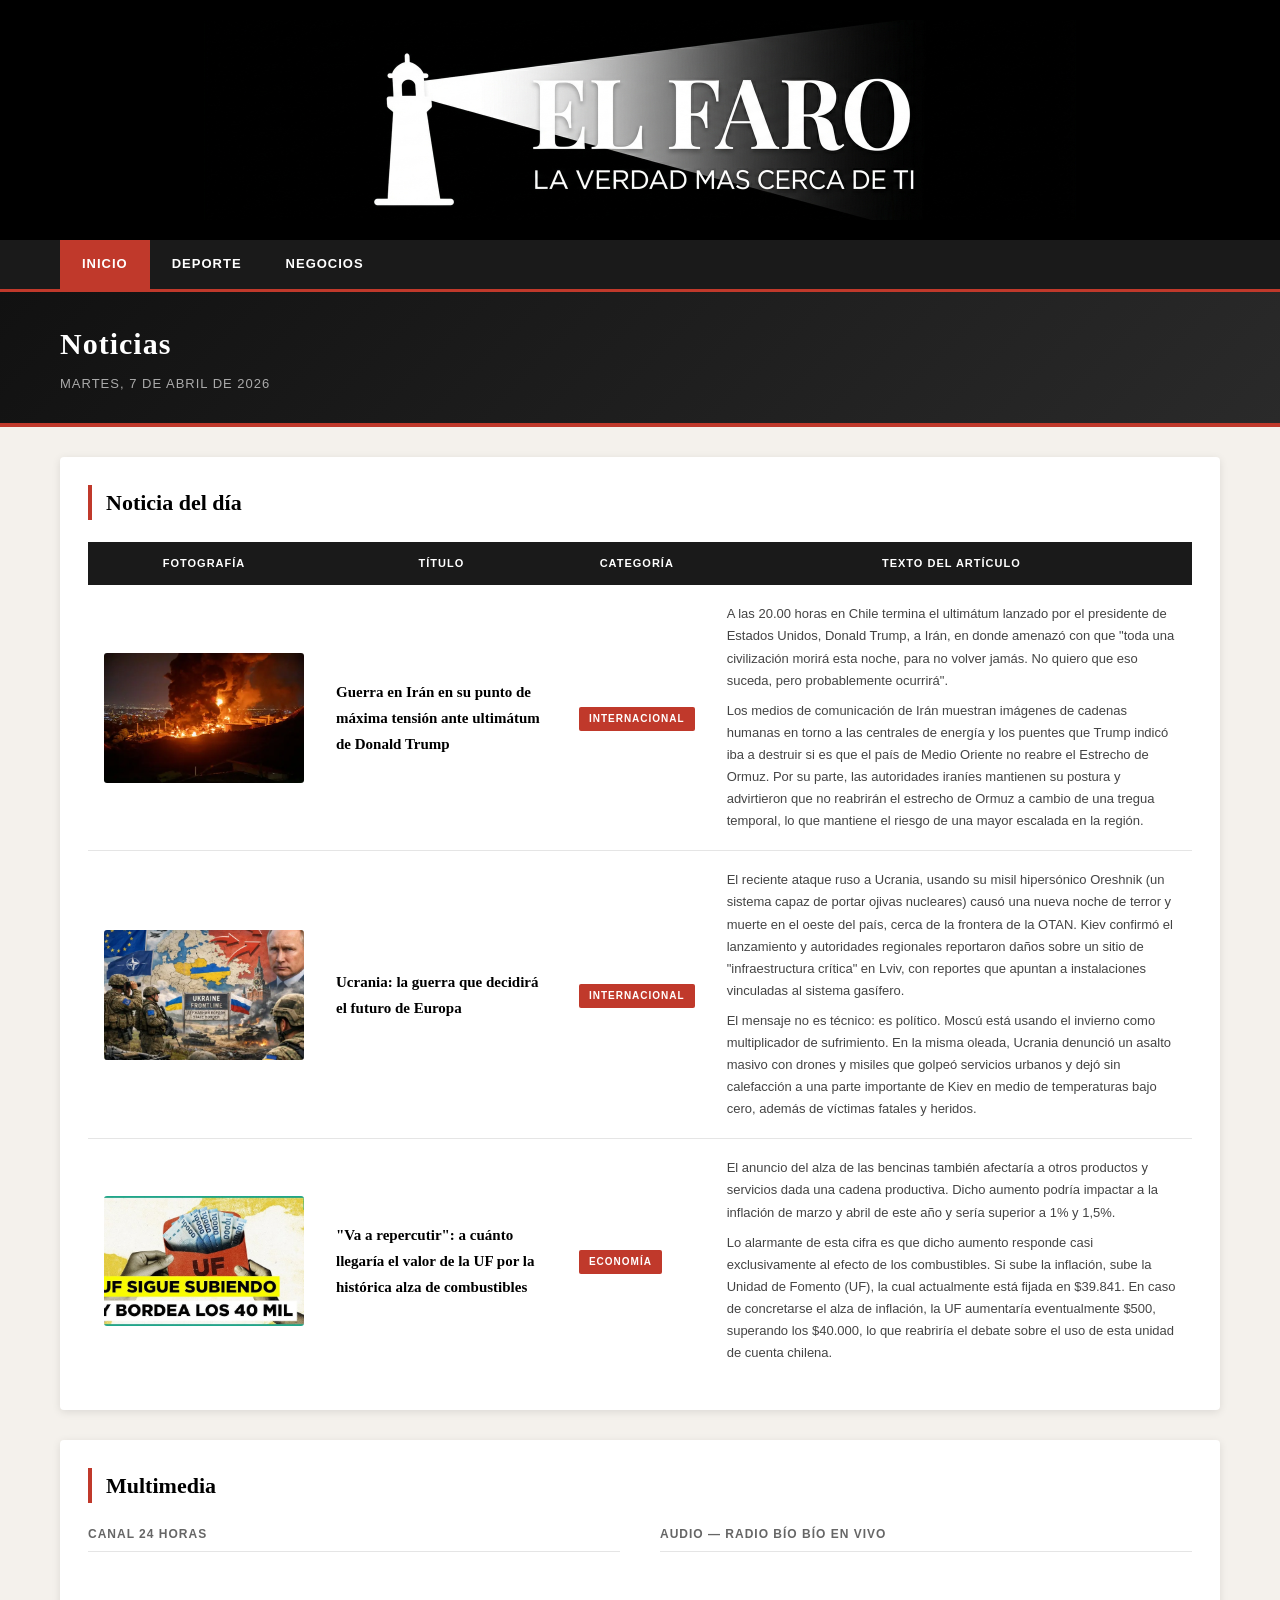
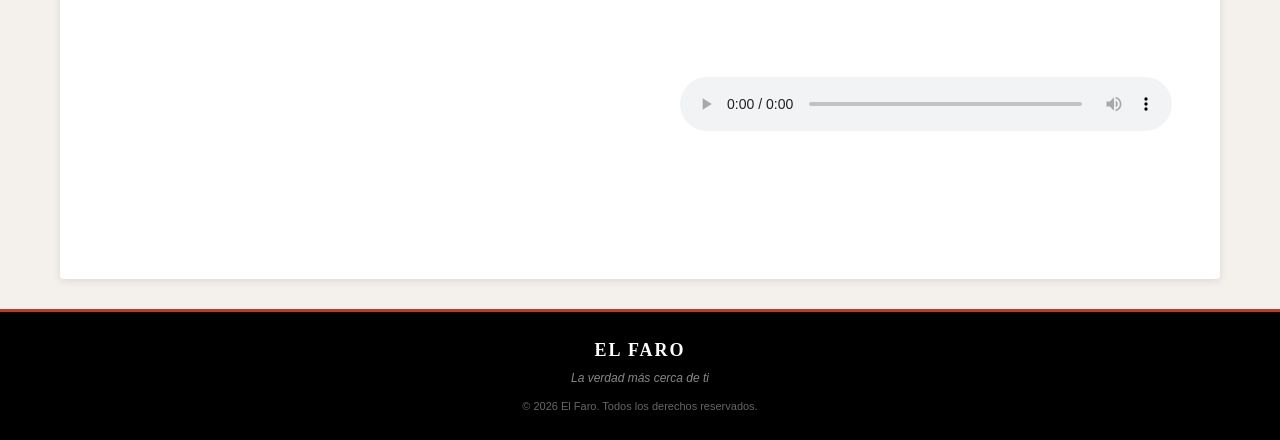
<file: index.html>
<!DOCTYPE html>
<html lang="es">
<head>
    <meta charset="UTF-8">
    <meta name="viewport" content="width=device-width, initial-scale=1.0">
    <title>El Faro - Inicio</title>
    <link rel="icon" type="image/png" href="./image/noticias.png">
    <link rel="stylesheet" href="./styles/styles.css">
</head>
<body>

    <header class="encabezado">
        <div class="encabezado__contenedor">
            <img class="encabezado__imagen-logo" src="./image/logo.png" alt="El Faro - La verdad más cerca de ti">
        </div>
    </header>

    <nav class="navegacion">
        <div class="navegacion__contenedor">
            <ul class="navegacion__lista">
                <li class="navegacion__elemento">
                    <a class="navegacion__enlace navegacion__enlace--activo" href="index.html">Inicio</a>
                </li>
                <li class="navegacion__elemento">
                    <a class="navegacion__enlace" href="deporte.html">Deporte</a>
                </li>
                <li class="navegacion__elemento">
                    <a class="navegacion__enlace" href="negocios.html">Negocios</a>
                </li>
            </ul>
        </div>
    </nav>

    <section class="seccion-portada">
        <div class="seccion-portada__contenedor">
            <h1 class="seccion-portada__titulo">Noticias</h1>
            <p class="seccion-portada__fecha">Martes, 7 de abril de 2026</p>
        </div>
    </section>

    <main class="contenido-principal">

        <section class="seccion-noticias">
            <h2 class="seccion-noticias__titulo">Noticia del día</h2>
            <table class="tabla-noticias">
                <thead class="tabla-noticias__cabecera">
                    <tr>
                        <th class="tabla-noticias__celda-encabezado tabla-noticias__celda--imagen">Fotografía</th>
                        <th class="tabla-noticias__celda-encabezado tabla-noticias__celda--titulo">Título</th>
                        <th class="tabla-noticias__celda-encabezado tabla-noticias__celda--categoria">Categoría</th>
                        <th class="tabla-noticias__celda-encabezado">Texto del Artículo</th>
                    </tr>
                </thead>
                <tbody>
                    <tr class="tabla-noticias__fila">
                        <td class="tabla-noticias__celda tabla-noticias__celda--imagen">
                            <img class="articulo__imagen" src="./image/noticia 1.png" alt="Guerra en Irán">
                        </td>
                        <td class="tabla-noticias__celda tabla-noticias__celda--titulo">
                            <span class="articulo__titulo">Guerra en Irán en su punto de máxima tensión ante ultimátum de Donald Trump</span>
                        </td>
                        <td class="tabla-noticias__celda tabla-noticias__celda--categoria">
                            <span class="articulo__categoria">Internacional</span>
                        </td>
                        <td class="tabla-noticias__celda">
                            <p class="articulo__texto">A las 20.00 horas en Chile termina el ultimátum lanzado por el presidente de Estados Unidos, Donald Trump, a Irán, en donde amenazó con que "toda una civilización morirá esta noche, para no volver jamás. No quiero que eso suceda, pero probablemente ocurrirá".</p>
                            <p class="articulo__texto">Los medios de comunicación de Irán muestran imágenes de cadenas humanas en torno a las centrales de energía y los puentes que Trump indicó iba a destruir si es que el país de Medio Oriente no reabre el Estrecho de Ormuz. Por su parte, las autoridades iraníes mantienen su postura y advirtieron que no reabrirán el estrecho de Ormuz a cambio de una tregua temporal, lo que mantiene el riesgo de una mayor escalada en la región.</p>
                        </td>
                    </tr>
                    <tr class="tabla-noticias__fila">
                        <td class="tabla-noticias__celda tabla-noticias__celda--imagen">
                            <img class="articulo__imagen" src="./image/noticia 2.png" alt="Ucrania y el futuro de Europa">
                        </td>
                        <td class="tabla-noticias__celda tabla-noticias__celda--titulo">
                            <span class="articulo__titulo">Ucrania: la guerra que decidirá el futuro de Europa</span>
                        </td>
                        <td class="tabla-noticias__celda tabla-noticias__celda--categoria">
                            <span class="articulo__categoria">Internacional</span>
                        </td>
                        <td class="tabla-noticias__celda">
                            <p class="articulo__texto">El reciente ataque ruso a Ucrania, usando su misil hipersónico Oreshnik (un sistema capaz de portar ojivas nucleares) causó una nueva noche de terror y muerte en el oeste del país, cerca de la frontera de la OTAN. Kiev confirmó el lanzamiento y autoridades regionales reportaron daños sobre un sitio de "infraestructura crítica" en Lviv, con reportes que apuntan a instalaciones vinculadas al sistema gasífero.</p>
                            <p class="articulo__texto">El mensaje no es técnico: es político. Moscú está usando el invierno como multiplicador de sufrimiento. En la misma oleada, Ucrania denunció un asalto masivo con drones y misiles que golpeó servicios urbanos y dejó sin calefacción a una parte importante de Kiev en medio de temperaturas bajo cero, además de víctimas fatales y heridos.</p>
                        </td>
                    </tr>
                    <tr class="tabla-noticias__fila">
                        <td class="tabla-noticias__celda tabla-noticias__celda--imagen">
                            <img class="articulo__imagen" src="./image/noticia 3.png" alt="Alza de la UF y combustibles">
                        </td>
                        <td class="tabla-noticias__celda tabla-noticias__celda--titulo">
                            <span class="articulo__titulo">"Va a repercutir": a cuánto llegaría el valor de la UF por la histórica alza de combustibles</span>
                        </td>
                        <td class="tabla-noticias__celda tabla-noticias__celda--categoria">
                            <span class="articulo__categoria">Economía</span>
                        </td>
                        <td class="tabla-noticias__celda">
                            <p class="articulo__texto">El anuncio del alza de las bencinas también afectaría a otros productos y servicios dada una cadena productiva. Dicho aumento podría impactar a la inflación de marzo y abril de este año y sería superior a 1% y 1,5%.</p>
                            <p class="articulo__texto">Lo alarmante de esta cifra es que dicho aumento responde casi exclusivamente al efecto de los combustibles. Si sube la inflación, sube la Unidad de Fomento (UF), la cual actualmente está fijada en $39.841. En caso de concretarse el alza de inflación, la UF aumentaría eventualmente $500, superando los $40.000, lo que reabriría el debate sobre el uso de esta unidad de cuenta chilena.</p>
                        </td>
                    </tr>
                </tbody>
            </table>
        </section>

        <section class="seccion-multimedia">
            <h2 class="seccion-multimedia__titulo">Multimedia</h2>
            <div class="seccion-multimedia__contenedor">
                <div class="multimedia__bloque">
                    <p class="multimedia__subtitulo">Canal 24 Horas</p>
                    <iframe
                        class="multimedia__video"
                        width="100%"
                        height="280"
                        src="https://www.youtube.com/embed/Nu775nv_Ppc?si=HLi-Y15u1glDtDem"
                        title="YouTube video player"
                        frameborder="0"
                        allow="accelerometer; autoplay; clipboard-write; encrypted-media; gyroscope; picture-in-picture; web-share"
                        referrerpolicy="strict-origin-when-cross-origin"
                        allowfullscreen>
                    </iframe>
                </div>
                <div class="multimedia__bloque">
                    <p class="multimedia__subtitulo">Audio — Radio Bío Bío en vivo</p>
                    <div class="multimedia__radio-contenedor">
                        <audio class="multimedia__radio" controls>
                            <source src="https://unlimited3-cl.dps.live/biobiosantiago/mp3/icecast.audio" type="audio/mpeg">
                        </audio>
                    </div>
                </div>
            </div>
        </section>

    </main>

    <footer class="pie-pagina">
        <p class="pie-pagina__nombre">EL FARO</p>
        <p class="pie-pagina__lema">La verdad más cerca de ti</p>
        <p class="pie-pagina__derechos">&copy; 2026 El Faro. Todos los derechos reservados.</p>
    </footer>

</body>
</html>
</file>
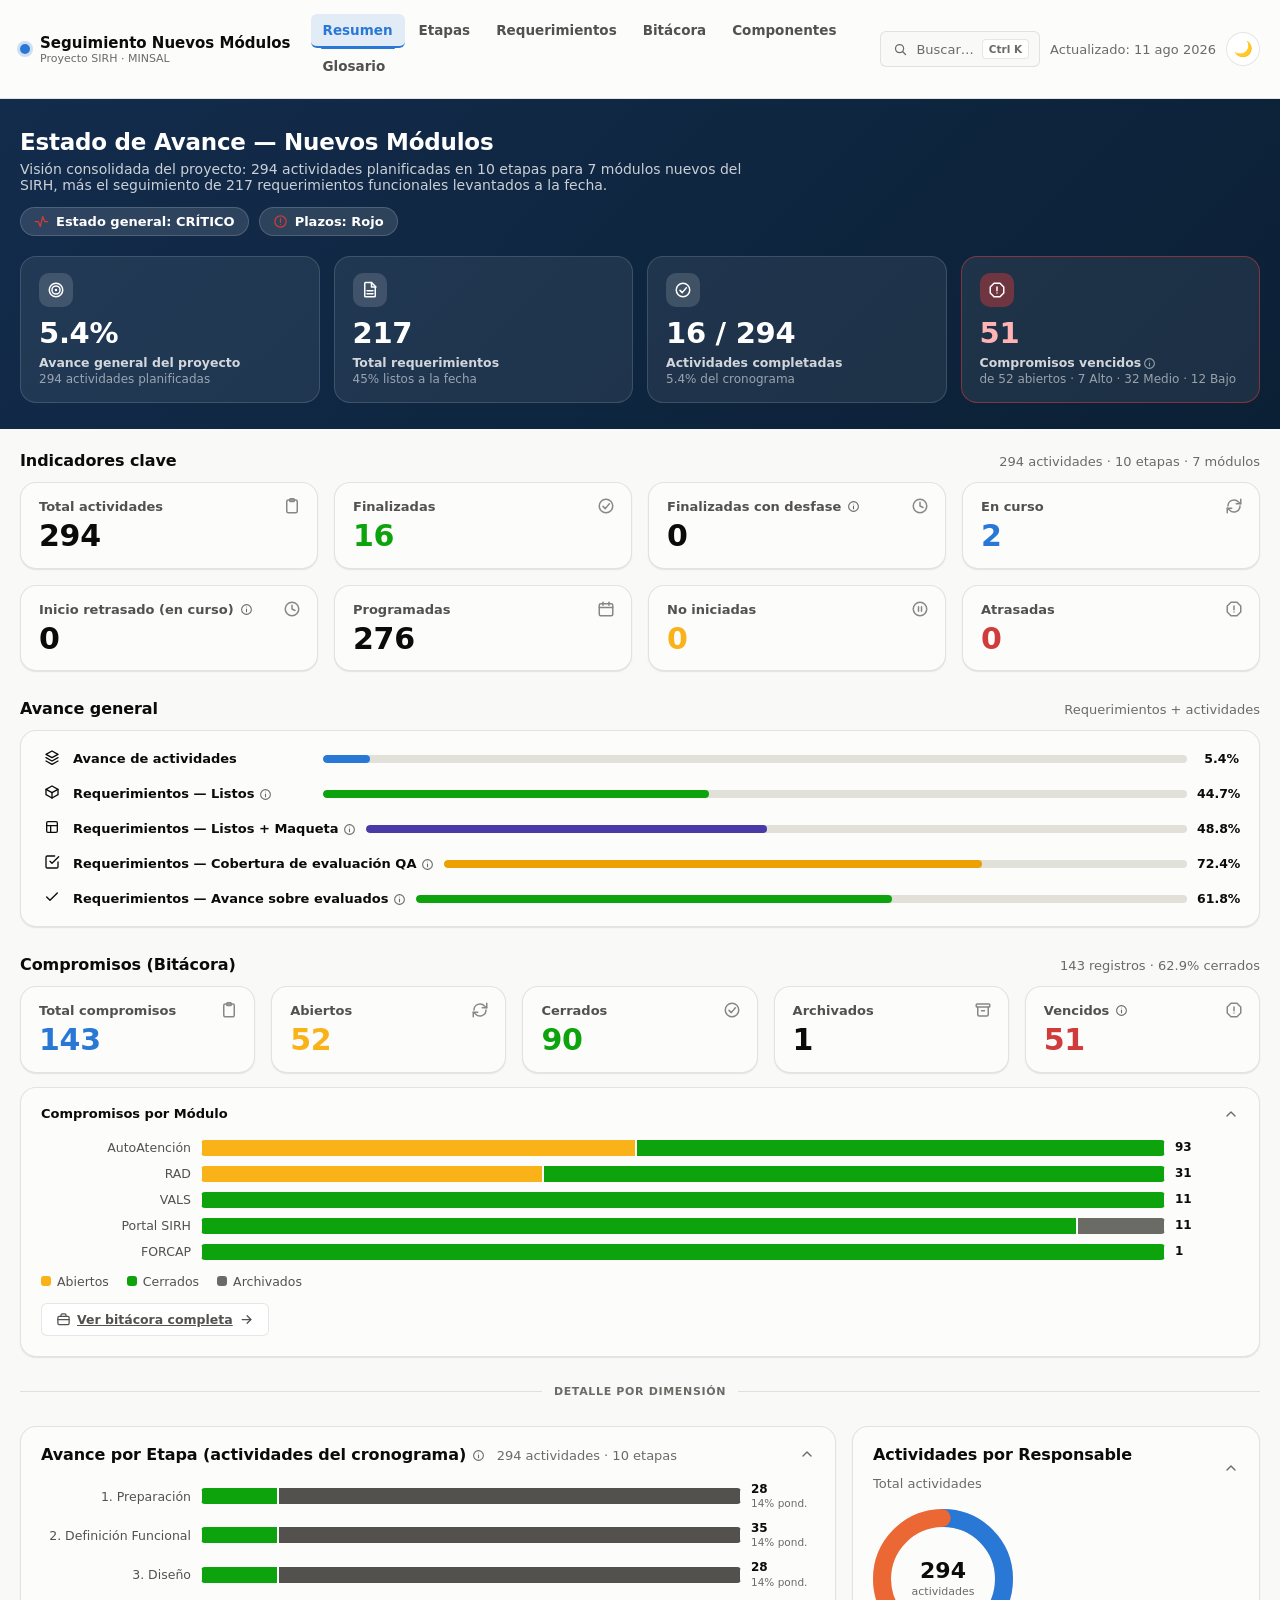
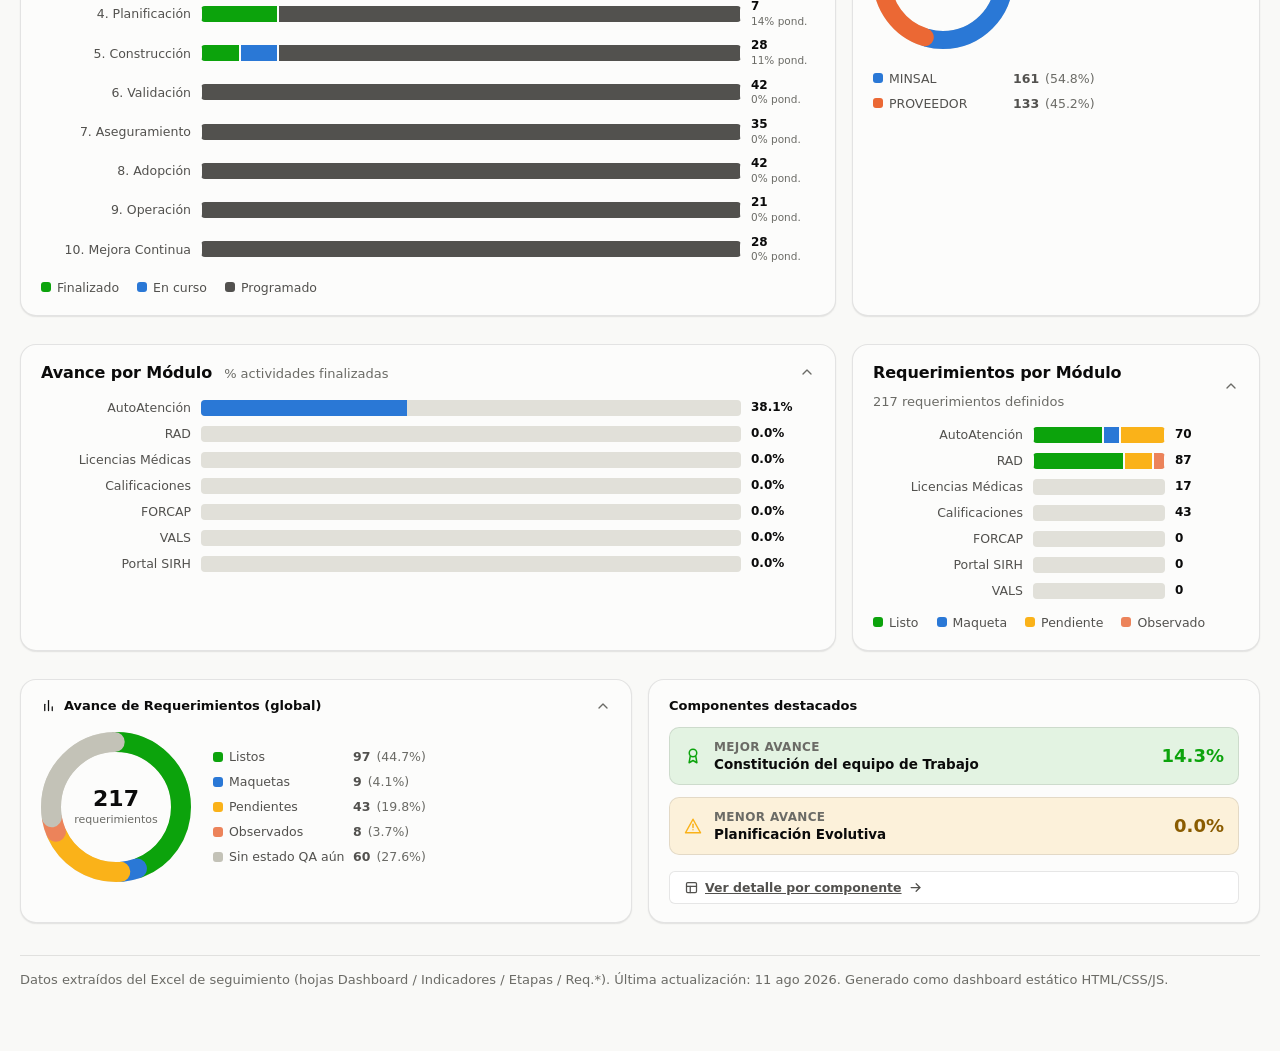
<file: seguimiento-modulos/index.html>
<!DOCTYPE html>
<html lang="es">
<head>
<meta charset="UTF-8">
<meta name="viewport" content="width=device-width, initial-scale=1.0">
<title>Resumen — Seguimiento Nuevos Módulos SIRH</title>
<meta name="description" content="Dashboard de seguimiento del proyecto Nuevos Módulos SIRH: avance por etapa, módulo, responsable y requerimientos.">
<link rel="icon" href="data:image/svg+xml,%3Csvg xmlns=%27http://www.w3.org/2000/svg%27 viewBox=%270 0 32 32%27%3E%3Crect width=%2732%27 height=%2732%27 rx=%278%27 fill=%27%232a78d6%27/%3E%3Cpath d=%27M8 22 L13 12 L18 18 L24 8%27 stroke=%27white%27 stroke-width=%273%27 fill=%27none%27 stroke-linecap=%27round%27 stroke-linejoin=%27round%27/%3E%3C/svg%3E">
<link rel="stylesheet" href="./css/style.css?v=20260813f">
</head>
<body>

<header class="app-header">
  <div class="app-header__bar">
    <div class="app-header__brand">
      <span class="dot"></span>
      <span>Seguimiento Nuevos Módulos
        <small>Proyecto SIRH · MINSAL</small>
      </span>
    </div>
    <nav class="app-nav">
      <a href="index.html">Resumen</a>
      <a href="etapas.html">Etapas</a>
      <a href="requerimientos.html">Requerimientos</a>
      <a href="bitacora.html">Bitácora</a>
      <a href="componentes.html">Componentes</a>
      <a href="glosario.html">Glosario</a>
    </nav>
    <div class="app-header__right">
      <button class="search-trigger" id="globalSearchBtn" title="Buscar (Ctrl K)">
        <svg width="15" height="15" viewBox="0 0 24 24" fill="none" stroke="currentColor" stroke-width="2" stroke-linecap="round" stroke-linejoin="round" aria-hidden="true"><circle cx="10.5" cy="10.5" r="6.5"/><line x1="20" y1="20" x2="15.3" y2="15.3"/></svg>
        <span>Buscar…</span>
        <kbd>Ctrl K</kbd>
      </button>
      <span class="last-update" id="lastUpdate"></span>
      <button class="theme-toggle" id="themeToggle" title="Cambiar tema">🌙</button>
    </div>
  </div>
</header>

<!-- ============================================================== hero -->
<section class="hero">
  <div class="hero__inner">
    <div class="hero__head">
      <h1>Estado de Avance — Nuevos Módulos</h1>
      <p id="pageSubtitle">Visión consolidada del proyecto.</p>
      <div class="hero__status" id="heroStatus"></div>
    </div>
    <div class="hero__grid" id="heroKpis"></div>
  </div>
</section>

<div class="container">

  <div class="section" style="margin-top:22px">
    <div class="section__head">
      <h2>Indicadores clave</h2>
      <span class="hint" id="indicadoresHint"></span>
    </div>
    <div class="grid grid-4" id="kpiCards"></div>
  </div>

  <!-- ======================================================= progreso -->
  <div class="section">
    <div class="section__head">
      <h2>Avance general</h2>
      <span class="hint">Requerimientos + actividades</span>
    </div>
    <div class="card">
      <div class="meter-stack">
        <div class="meter-row">
          <span class="semaforo-icon"><svg width="16" height="16" viewBox="0 0 24 24" fill="none" stroke="currentColor" stroke-width="2" stroke-linecap="round" stroke-linejoin="round" aria-hidden="true"><polygon points="12,3 21,8 12,13 3,8"/><polyline points="3,13 12,18 21,13"/><polyline points="3,18 12,23 21,18"/></svg></span>
          <span class="meter-row__label">Avance de actividades</span>
          <div class="meter"><span id="meterActividades" style="background:var(--series-1)"></span></div>
          <span class="meter-value" id="valActividades">—</span>
        </div>
        <div class="meter-row">
          <span class="semaforo-icon"><svg width="16" height="16" viewBox="0 0 24 24" fill="none" stroke="currentColor" stroke-width="2" stroke-linecap="round" stroke-linejoin="round" aria-hidden="true"><path d="M3 8l9-5 9 5-9 5-9-5z"/><path d="M3 8v8l9 5 9-5V8"/><line x1="12" y1="13" x2="12" y2="21"/></svg></span>
          <span class="meter-row__label">Requerimientos — Listos
            <span class="info-tip" tabindex="0" data-tip="Requerimientos marcados como &quot;Listo&quot; (QA aprobado) sobre el total de requerimientos definidos — incluye los que aún no tienen ninguna evaluación QA. Para el avance solo entre los ya evaluados, ver la fila &quot;Avance sobre evaluados&quot; más abajo."><svg width="13" height="13" viewBox="0 0 24 24" fill="none" stroke="currentColor" stroke-width="2" stroke-linecap="round" stroke-linejoin="round" aria-hidden="true"><circle cx="12" cy="12" r="9"/><line x1="12" y1="11" x2="12" y2="16"/><circle cx="12" cy="7.5" r="0.9" fill="currentColor" stroke="none"/></svg></span>
          </span>
          <div class="meter"><span id="meterListos" style="background:var(--status-good)"></span></div>
          <span class="meter-value" id="valListos">—</span>
        </div>
        <div class="meter-row">
          <span class="semaforo-icon"><svg width="16" height="16" viewBox="0 0 24 24" fill="none" stroke="currentColor" stroke-width="2" stroke-linecap="round" stroke-linejoin="round" aria-hidden="true"><rect x="4" y="4" width="16" height="16" rx="2"/><line x1="4" y1="10" x2="20" y2="10"/><line x1="10" y1="10" x2="10" y2="20"/></svg></span>
          <span class="meter-row__label">Requerimientos — Listos + Maqueta
            <span class="info-tip" tabindex="0" data-tip="Suma los requerimientos en estado &quot;Listo&quot; (QA aprobado) y &quot;Maqueta&quot; (prototipo/mockup construido pero aún sin cierre de QA), sobre el total de requerimientos definidos."><svg width="13" height="13" viewBox="0 0 24 24" fill="none" stroke="currentColor" stroke-width="2" stroke-linecap="round" stroke-linejoin="round" aria-hidden="true"><circle cx="12" cy="12" r="9"/><line x1="12" y1="11" x2="12" y2="16"/><circle cx="12" cy="7.5" r="0.9" fill="currentColor" stroke="none"/></svg></span>
          </span>
          <div class="meter"><span id="meterListosMaq" style="background:var(--series-7)"></span></div>
          <span class="meter-value" id="valListosMaq">—</span>
        </div>
        <div class="meter-row">
          <span class="semaforo-icon"><svg width="16" height="16" viewBox="0 0 24 24" fill="none" stroke="currentColor" stroke-width="2" stroke-linecap="round" stroke-linejoin="round" aria-hidden="true"><path d="M9 11l3 3L22 4"/><path d="M21 12v7a2 2 0 0 1-2 2H5a2 2 0 0 1-2-2V5a2 2 0 0 1 2-2h11"/></svg></span>
          <span class="meter-row__label">Requerimientos — Cobertura de evaluación QA
            <span class="info-tip" tabindex="0" data-tip="Qué porcentaje de los requerimientos definidos ya tiene algún estado de evaluación QA (Listo, Maqueta, Pendiente u Observado). El resto todavía no ha sido revisado — ver P3-05 del Plan de Trabajo, hallazgo relacionado con P1-06."><svg width="13" height="13" viewBox="0 0 24 24" fill="none" stroke="currentColor" stroke-width="2" stroke-linecap="round" stroke-linejoin="round" aria-hidden="true"><circle cx="12" cy="12" r="9"/><line x1="12" y1="11" x2="12" y2="16"/><circle cx="12" cy="7.5" r="0.9" fill="currentColor" stroke="none"/></svg></span>
          </span>
          <div class="meter"><span id="meterCobertura" style="background:var(--series-4)"></span></div>
          <span class="meter-value" id="valCobertura">—</span>
        </div>
        <div class="meter-row">
          <span class="semaforo-icon"><svg width="16" height="16" viewBox="0 0 24 24" fill="none" stroke="currentColor" stroke-width="2" stroke-linecap="round" stroke-linejoin="round" aria-hidden="true"><polyline points="20,6 9,17 4,12"/></svg></span>
          <span class="meter-row__label">Requerimientos — Avance sobre evaluados
            <span class="info-tip" tabindex="0" data-tip="Listos sobre el total de requerimientos QUE YA TIENEN evaluación QA (excluye los que aún no han sido revisados). A diferencia de &quot;Requerimientos — Listos&quot;, esta métrica no baja artificialmente por requerimientos que simplemente no se han mirado todavía."><svg width="13" height="13" viewBox="0 0 24 24" fill="none" stroke="currentColor" stroke-width="2" stroke-linecap="round" stroke-linejoin="round" aria-hidden="true"><circle cx="12" cy="12" r="9"/><line x1="12" y1="11" x2="12" y2="16"/><circle cx="12" cy="7.5" r="0.9" fill="currentColor" stroke="none"/></svg></span>
          </span>
          <div class="meter"><span id="meterAvanceEvaluados" style="background:var(--status-good)"></span></div>
          <span class="meter-value" id="valAvanceEvaluados">—</span>
        </div>
      </div>
    </div>
  </div>

  <!-- ==================================================== compromisos -->
  <div class="section">
    <div class="section__head">
      <h2>Compromisos (Bitácora)</h2>
      <span class="hint" id="compromisosHint"></span>
    </div>
    <div class="grid grid-5" id="compromisosCards"></div>
    <details class="card accordion" style="margin-top:14px" open>
      <summary>
        <span class="card__title" style="margin-bottom:0">Compromisos por Módulo</span>
        <span class="chevron"><svg width="16" height="16" viewBox="0 0 24 24" fill="none" stroke="currentColor" stroke-width="2" stroke-linecap="round" stroke-linejoin="round" aria-hidden="true"><polyline points="6,9 12,15 18,9"/></svg></span>
      </summary>
      <div class="accordion__body">
        <div id="chartCompromisosModulo"></div>
        <a href="bitacora.html" class="btn-secondary" style="margin-top:14px;display:inline-flex"><svg width="15" height="15" viewBox="0 0 24 24" fill="none" stroke="currentColor" stroke-width="2" stroke-linecap="round" stroke-linejoin="round" aria-hidden="true"><rect x="3" y="7" width="18" height="13" rx="2"/><path d="M8 7V5a2 2 0 0 1 2-2h4a2 2 0 0 1 2 2v2"/><line x1="3" y1="12" x2="21" y2="12"/></svg> Ver bitácora completa <svg width="15" height="15" viewBox="0 0 24 24" fill="none" stroke="currentColor" stroke-width="2" stroke-linecap="round" stroke-linejoin="round" aria-hidden="true"><line x1="5" y1="12" x2="19" y2="12"/><polyline points="13,6 19,12 13,18"/></svg></a>
      </div>
    </details>
  </div>

  <div class="zone-divider"><span>Detalle por dimensión</span></div>

  <!-- ================================================= avance por etapa -->
  <div class="section grid grid-2-1">
    <details class="card accordion" open>
      <summary>
        <div class="section__head" style="margin-bottom:0">
          <h2>Avance por Etapa (actividades del cronograma)
            <span class="info-tip" tabindex="0" data-tip="El número de abajo es el avance ponderado: además de las actividades &quot;Finalizado&quot; (100%), cuenta las &quot;En curso&quot; (50%) y &quot;Atrasado&quot; (25%) según cuánto avanzaron, en vez de tratarlas como 0% igual que las que no han empezado."><svg width="13" height="13" viewBox="0 0 24 24" fill="none" stroke="currentColor" stroke-width="2" stroke-linecap="round" stroke-linejoin="round" aria-hidden="true"><circle cx="12" cy="12" r="9"/><line x1="12" y1="11" x2="12" y2="16"/><circle cx="12" cy="7.5" r="0.9" fill="currentColor" stroke="none"/></svg></span>
          </h2>
          <span class="hint" id="etapaHint"></span>
        </div>
        <span class="chevron"><svg width="16" height="16" viewBox="0 0 24 24" fill="none" stroke="currentColor" stroke-width="2" stroke-linecap="round" stroke-linejoin="round" aria-hidden="true"><polyline points="6,9 12,15 18,9"/></svg></span>
      </summary>
      <div class="accordion__body">
        <div id="chartEtapas"></div>
        <div class="legend" id="legendEstados" style="margin-top:16px"></div>
      </div>
    </details>
    <details class="card accordion" open>
      <summary>
        <div class="section__head" style="margin-bottom:0">
          <h2>Actividades por Responsable</h2>
          <span class="hint">Total actividades</span>
        </div>
        <span class="chevron"><svg width="16" height="16" viewBox="0 0 24 24" fill="none" stroke="currentColor" stroke-width="2" stroke-linecap="round" stroke-linejoin="round" aria-hidden="true"><polyline points="6,9 12,15 18,9"/></svg></span>
      </summary>
      <div class="accordion__body">
        <div id="chartResponsable"></div>
      </div>
    </details>
  </div>

  <!-- ================================================ avance por módulo -->
  <div class="section grid grid-2-1">
    <details class="card accordion" open>
      <summary>
        <div class="section__head" style="margin-bottom:0">
          <h2>Avance por Módulo</h2>
          <span class="hint">% actividades finalizadas</span>
        </div>
        <span class="chevron"><svg width="16" height="16" viewBox="0 0 24 24" fill="none" stroke="currentColor" stroke-width="2" stroke-linecap="round" stroke-linejoin="round" aria-hidden="true"><polyline points="6,9 12,15 18,9"/></svg></span>
      </summary>
      <div class="accordion__body">
        <div id="chartModulos"></div>
      </div>
    </details>
    <details class="card accordion" open>
      <summary>
        <div class="section__head" style="margin-bottom:0">
          <h2>Requerimientos por Módulo</h2>
          <span class="hint" id="reqModuloHint"></span>
        </div>
        <span class="chevron"><svg width="16" height="16" viewBox="0 0 24 24" fill="none" stroke="currentColor" stroke-width="2" stroke-linecap="round" stroke-linejoin="round" aria-hidden="true"><polyline points="6,9 12,15 18,9"/></svg></span>
      </summary>
      <div class="accordion__body">
        <div id="chartReqModulo"></div>
        <div class="legend" id="legendReqModulo" style="margin-top:16px"></div>
      </div>
    </details>
  </div>

  <!-- ============================================ requerimientos donut + destacados -->
  <div class="section grid grid-2">
    <details class="card accordion" open>
      <summary>
        <span class="card__title" style="margin-bottom:0;display:flex;align-items:center;gap:8px"><svg width="15" height="15" viewBox="0 0 24 24" fill="none" stroke="currentColor" stroke-width="2" stroke-linecap="round" stroke-linejoin="round" aria-hidden="true"><line x1="6" y1="20" x2="6" y2="10"/><line x1="12" y1="20" x2="12" y2="4"/><line x1="18" y1="20" x2="18" y2="14"/></svg> Avance de Requerimientos (global)</span>
        <span class="chevron"><svg width="16" height="16" viewBox="0 0 24 24" fill="none" stroke="currentColor" stroke-width="2" stroke-linecap="round" stroke-linejoin="round" aria-hidden="true"><polyline points="6,9 12,15 18,9"/></svg></span>
      </summary>
      <div class="accordion__body">
        <div id="donutReq"></div>
      </div>
    </details>
    <div class="card">
      <p class="card__title">Componentes destacados</p>
      <div class="destacado-row">
        <div class="destacado destacado--good">
          <span class="destacado__icon"><svg width="18" height="18" viewBox="0 0 24 24" fill="none" stroke="currentColor" stroke-width="2" stroke-linecap="round" stroke-linejoin="round" aria-hidden="true"><circle cx="12" cy="8" r="5"/><path d="M8.3 12.6L6.8 21l5.2-3 5.2 3-1.5-8.4"/></svg></span>
          <div>
            <div class="destacado__label">Mejor avance</div>
            <div class="destacado__name" id="mejorAvanceNombre">—</div>
          </div>
          <div class="destacado__pct" id="mejorAvancePct">—</div>
        </div>
        <div class="destacado destacado--warn">
          <span class="destacado__icon"><svg width="18" height="18" viewBox="0 0 24 24" fill="none" stroke="currentColor" stroke-width="2" stroke-linecap="round" stroke-linejoin="round" aria-hidden="true"><path d="M12 3l10 18H2L12 3z"/><line x1="12" y1="9.5" x2="12" y2="14"/><circle cx="12" cy="17" r="0.9" fill="currentColor" stroke="none"/></svg></span>
          <div>
            <div class="destacado__label">Menor avance</div>
            <div class="destacado__name" id="menorAvanceNombre">—</div>
          </div>
          <div class="destacado__pct" id="menorAvancePct">—</div>
        </div>
        <a href="componentes.html" class="btn-secondary" style="margin-top:4px;display:inline-flex"><svg width="15" height="15" viewBox="0 0 24 24" fill="none" stroke="currentColor" stroke-width="2" stroke-linecap="round" stroke-linejoin="round" aria-hidden="true"><rect x="4" y="4" width="16" height="16" rx="2"/><line x1="4" y1="10" x2="20" y2="10"/><line x1="10" y1="10" x2="10" y2="20"/></svg> Ver detalle por componente <svg width="15" height="15" viewBox="0 0 24 24" fill="none" stroke="currentColor" stroke-width="2" stroke-linecap="round" stroke-linejoin="round" aria-hidden="true"><line x1="5" y1="12" x2="19" y2="12"/><polyline points="13,6 19,12 13,18"/></svg></a>
      </div>
    </div>
  </div>

  <div class="footnote">
    Datos extraídos del Excel de seguimiento (hojas Dashboard / Indicadores / Etapas / Req.*).
    Última actualización: <span id="footUpdate"></span>. Generado como dashboard estático HTML/CSS/JS.
  </div>

</div>

<script src="./js/app-data.js?v=20260813f"></script>
<script src="./js/icons.js?v=20260813f"></script>
<script src="./js/common.js?v=20260813f"></script>
<script src="./js/local-records.js?v=20260813f"></script>
<script src="./js/charts.js?v=20260813f"></script>
<script src="./js/dashboard.js?v=20260813f"></script>
</body>
</html>
</file>
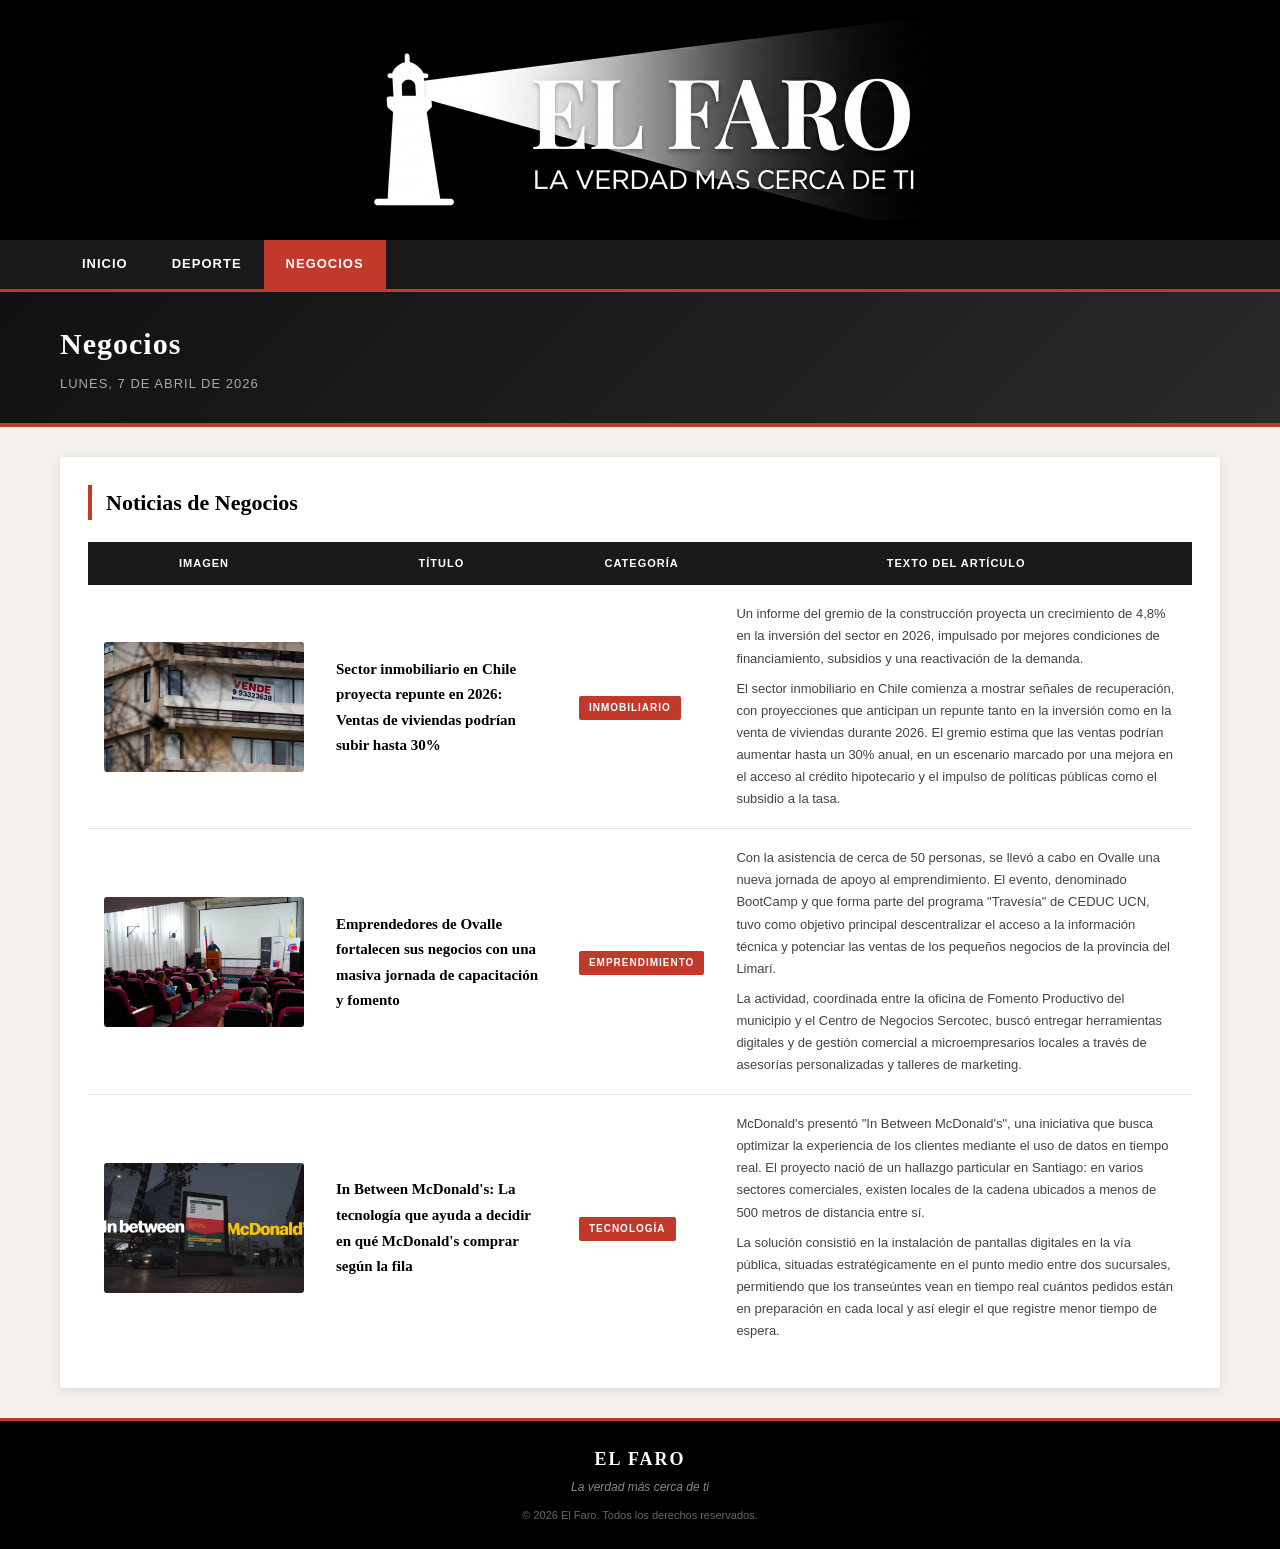
<file: negocios.html>
<!DOCTYPE html>
<html lang="es">
<head>
    <meta charset="UTF-8">
    <meta name="viewport" content="width=device-width, initial-scale=1.0">
    <title>El Faro - Negocios</title>
    <link rel="stylesheet" href="./styles/styles.css">
</head>
<body>

    <header class="encabezado">
        <div class="encabezado__contenedor">
            <img class="encabezado__imagen-logo" src="./image/logo.png" alt="El Faro - La verdad más cerca de ti">
        </div>
    </header>

    <nav class="navegacion">
        <div class="navegacion__contenedor">
            <ul class="navegacion__lista">
                <li class="navegacion__elemento">
                    <a class="navegacion__enlace" href="index.html">Inicio</a>
                </li>
                <li class="navegacion__elemento">
                    <a class="navegacion__enlace" href="deporte.html">Deporte</a>
                </li>
                <li class="navegacion__elemento">
                    <a class="navegacion__enlace navegacion__enlace--activo" href="negocios.html">Negocios</a>
                </li>
            </ul>
        </div>
    </nav>

    <section class="seccion-portada">
        <div class="seccion-portada__contenedor">
            <h1 class="seccion-portada__titulo">Negocios</h1>
            <p class="seccion-portada__fecha">Lunes, 7 de abril de 2026</p>
        </div>
    </section>

    <main class="contenido-principal">

        <section class="seccion-negocios">
            <h2 class="seccion-negocios__titulo">Noticias de Negocios</h2>
            <table class="tabla-noticias">
                <thead class="tabla-noticias__cabecera">
                    <tr>
                        <th class="tabla-noticias__celda-encabezado tabla-noticias__celda--imagen">Imagen</th>
                        <th class="tabla-noticias__celda-encabezado tabla-noticias__celda--titulo">Título</th>
                        <th class="tabla-noticias__celda-encabezado tabla-noticias__celda--categoria">Categoría</th>
                        <th class="tabla-noticias__celda-encabezado">Texto del artículo</th>
                    </tr>
                </thead>
                <tbody>
                    <tr class="tabla-noticias__fila">
                        <td class="tabla-noticias__celda tabla-noticias__celda--imagen">
                            <img class="articulo__imagen" src="./image/negocio1.png" alt="Sector inmobiliario en Chile">
                        </td>
                        <td class="tabla-noticias__celda tabla-noticias__celda--titulo">
                            <span class="articulo__titulo">Sector inmobiliario en Chile proyecta repunte en 2026: Ventas de viviendas podrían subir hasta 30%</span>
                        </td>
                        <td class="tabla-noticias__celda tabla-noticias__celda--categoria">
                            <span class="articulo__categoria">Inmobiliario</span>
                        </td>
                        <td class="tabla-noticias__celda">
                            <p class="articulo__texto">Un informe del gremio de la construcción proyecta un crecimiento de 4,8% en la inversión del sector en 2026, impulsado por mejores condiciones de financiamiento, subsidios y una reactivación de la demanda.</p>
                            <p class="articulo__texto">El sector inmobiliario en Chile comienza a mostrar señales de recuperación, con proyecciones que anticipan un repunte tanto en la inversión como en la venta de viviendas durante 2026. El gremio estima que las ventas podrían aumentar hasta un 30% anual, en un escenario marcado por una mejora en el acceso al crédito hipotecario y el impulso de políticas públicas como el subsidio a la tasa.</p>
                        </td>
                    </tr>
                    <tr class="tabla-noticias__fila">
                        <td class="tabla-noticias__celda tabla-noticias__celda--imagen">
                            <img class="articulo__imagen" src="./image/negocio2.png" alt="Emprendedores de Ovalle">
                        </td>
                        <td class="tabla-noticias__celda tabla-noticias__celda--titulo">
                            <span class="articulo__titulo">Emprendedores de Ovalle fortalecen sus negocios con una masiva jornada de capacitación y fomento</span>
                        </td>
                        <td class="tabla-noticias__celda tabla-noticias__celda--categoria">
                            <span class="articulo__categoria">Emprendimiento</span>
                        </td>
                        <td class="tabla-noticias__celda">
                            <p class="articulo__texto">Con la asistencia de cerca de 50 personas, se llevó a cabo en Ovalle una nueva jornada de apoyo al emprendimiento. El evento, denominado BootCamp y que forma parte del programa "Travesía" de CEDUC UCN, tuvo como objetivo principal descentralizar el acceso a la información técnica y potenciar las ventas de los pequeños negocios de la provincia del Limarí.</p>
                            <p class="articulo__texto">La actividad, coordinada entre la oficina de Fomento Productivo del municipio y el Centro de Negocios Sercotec, buscó entregar herramientas digitales y de gestión comercial a microempresarios locales a través de asesorías personalizadas y talleres de marketing.</p>
                        </td>
                    </tr>
                    <tr class="tabla-noticias__fila">
                        <td class="tabla-noticias__celda tabla-noticias__celda--imagen">
                            <img class="articulo__imagen" src="./image/negocio3.png" alt="In Between McDonald's tecnología">
                        </td>
                        <td class="tabla-noticias__celda tabla-noticias__celda--titulo">
                            <span class="articulo__titulo">In Between McDonald's: La tecnología que ayuda a decidir en qué McDonald's comprar según la fila</span>
                        </td>
                        <td class="tabla-noticias__celda tabla-noticias__celda--categoria">
                            <span class="articulo__categoria">Tecnología</span>
                        </td>
                        <td class="tabla-noticias__celda">
                            <p class="articulo__texto">McDonald's presentó "In Between McDonald's", una iniciativa que busca optimizar la experiencia de los clientes mediante el uso de datos en tiempo real. El proyecto nació de un hallazgo particular en Santiago: en varios sectores comerciales, existen locales de la cadena ubicados a menos de 500 metros de distancia entre sí.</p>
                            <p class="articulo__texto">La solución consistió en la instalación de pantallas digitales en la vía pública, situadas estratégicamente en el punto medio entre dos sucursales, permitiendo que los transeúntes vean en tiempo real cuántos pedidos están en preparación en cada local y así elegir el que registre menor tiempo de espera.</p>
                        </td>
                    </tr>
                </tbody>
            </table>
        </section>

    </main>

    <footer class="pie-pagina">
        <p class="pie-pagina__nombre">EL FARO</p>
        <p class="pie-pagina__lema">La verdad más cerca de ti</p>
        <p class="pie-pagina__derechos">&copy; 2026 El Faro. Todos los derechos reservados.</p>
    </footer>

</body>
</html>
</file>
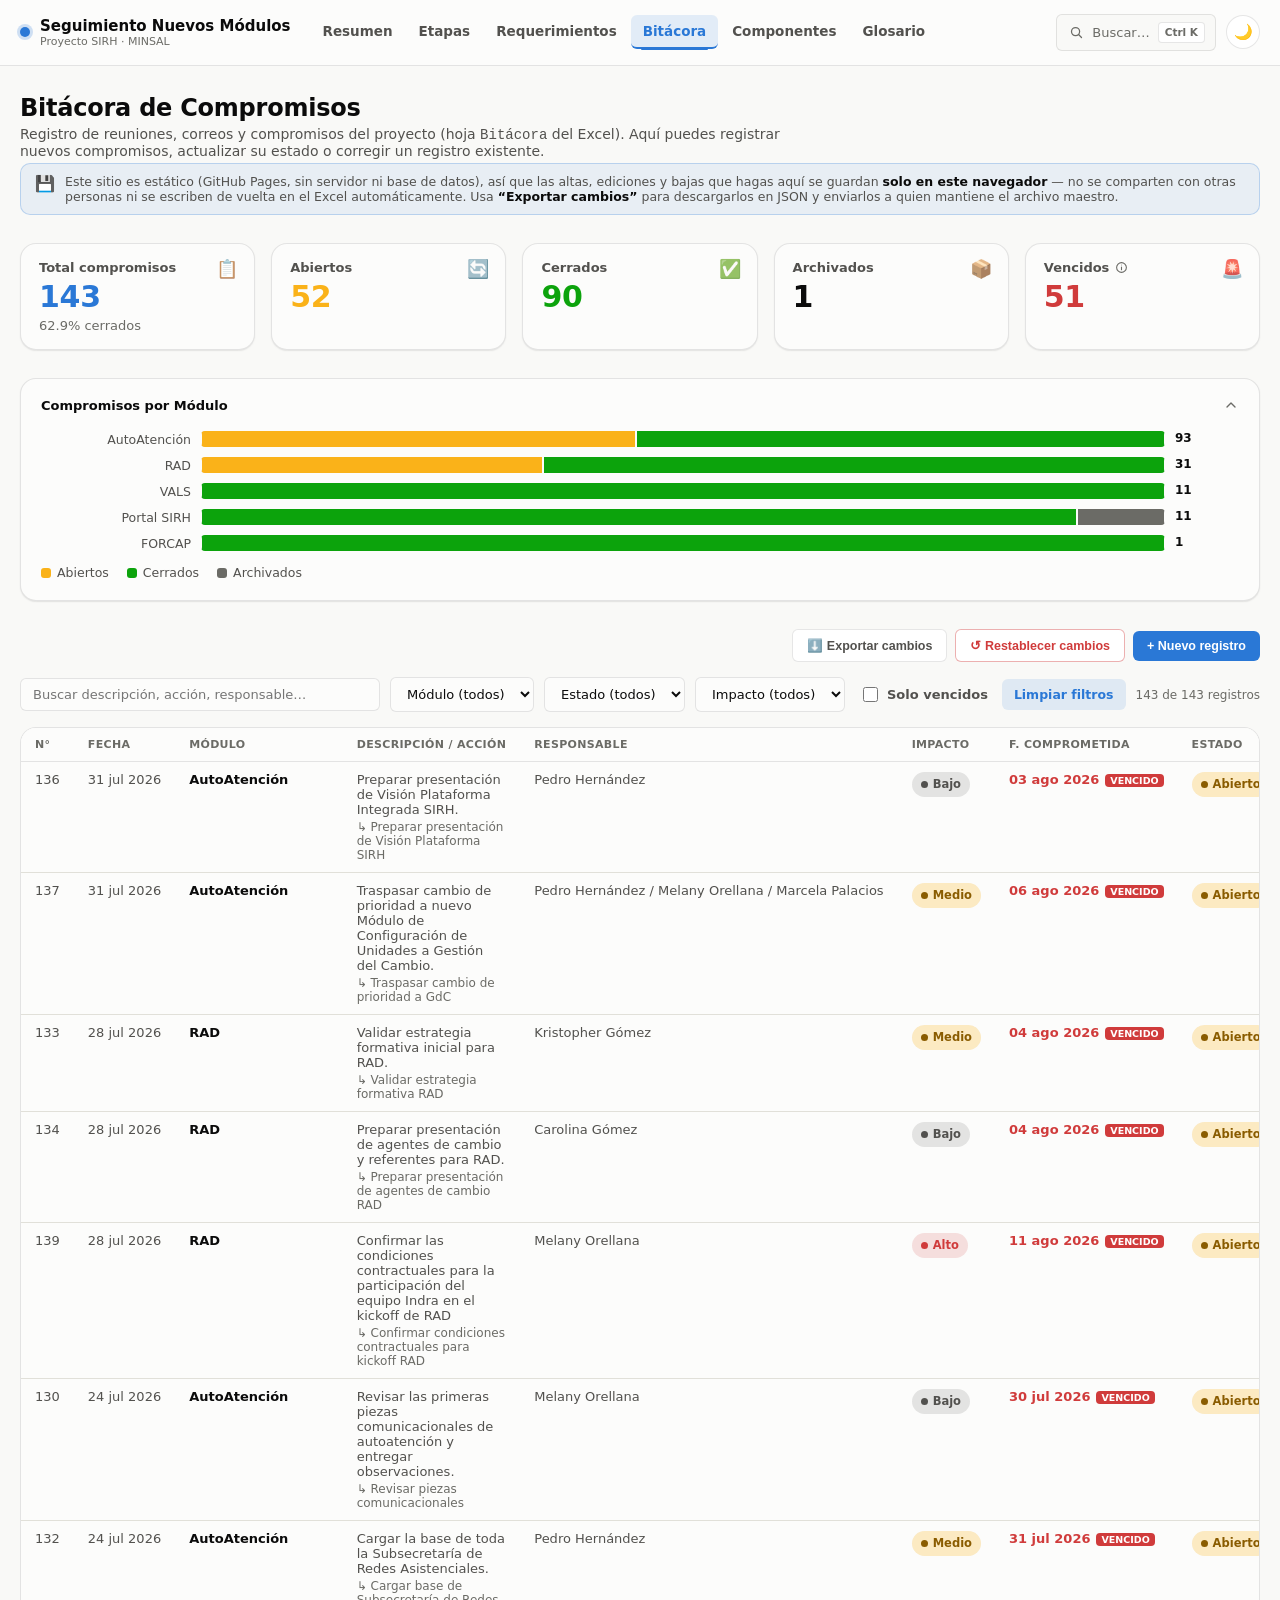
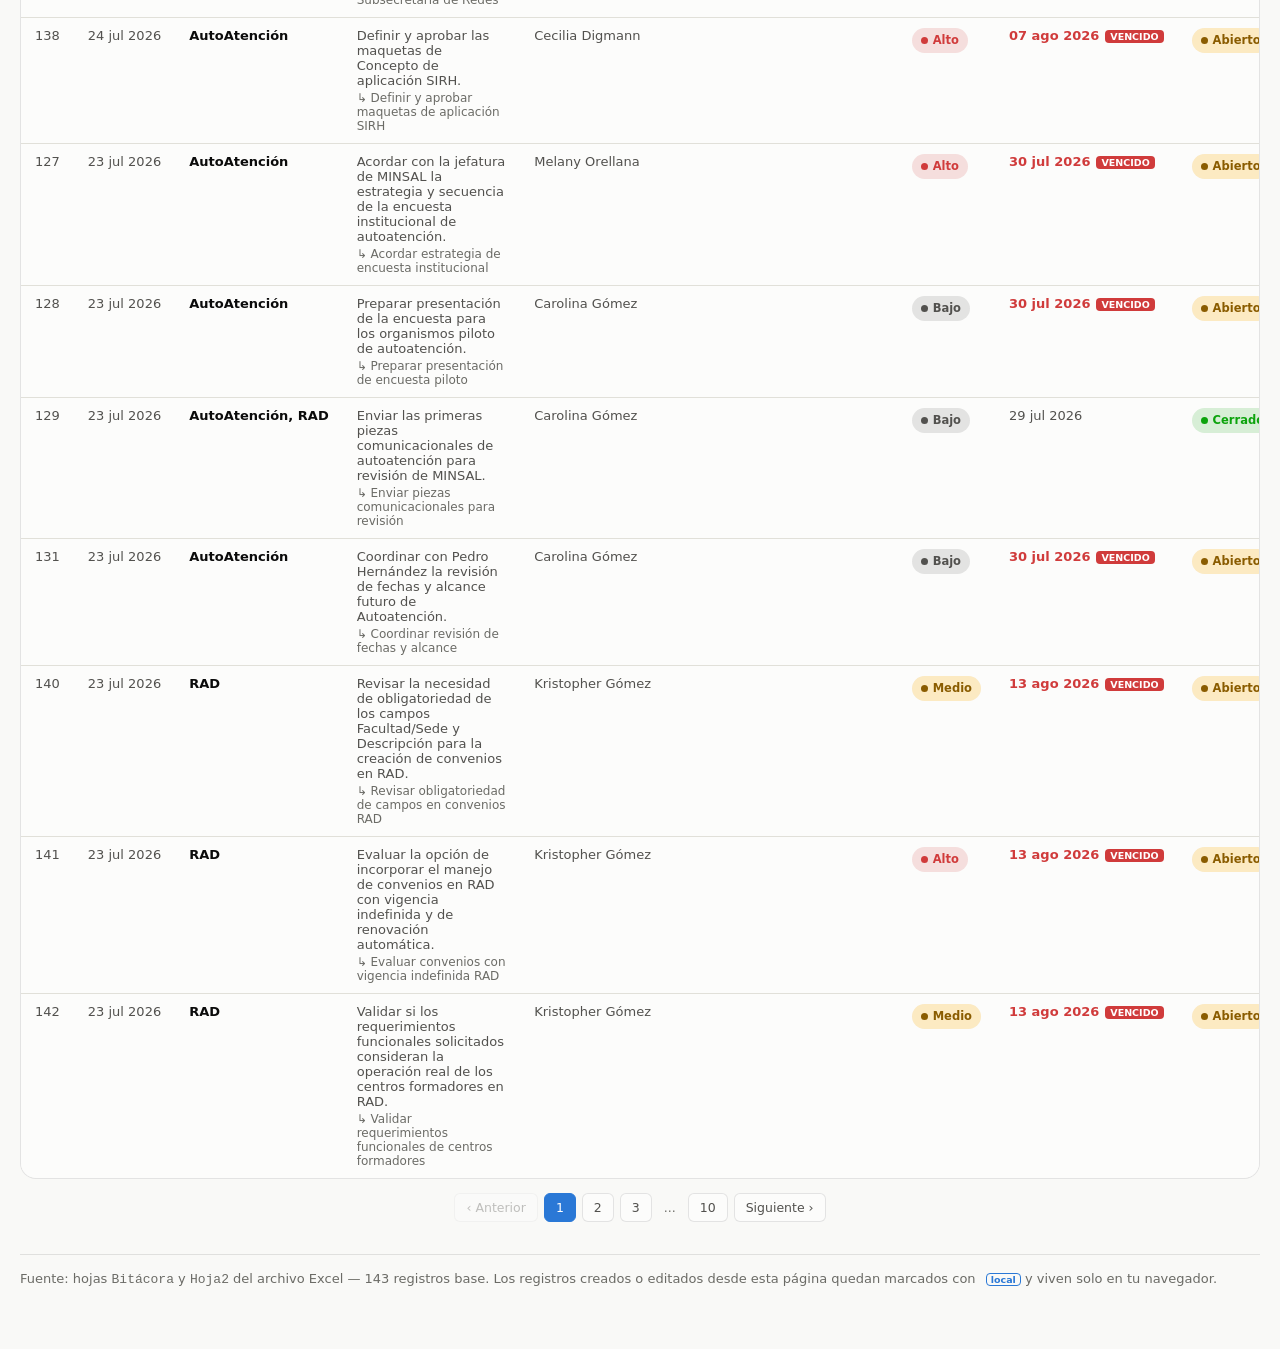
<file: seguimiento-modulos/bitacora.html>
<!DOCTYPE html>
<html lang="es">
<head>
<meta charset="UTF-8">
<meta name="viewport" content="width=device-width, initial-scale=1.0">
<title>Bitácora de Compromisos — Seguimiento Nuevos Módulos SIRH</title>
<meta name="description" content="Registro de compromisos, reuniones y correos del proyecto: alta, edición y cierre de registros.">
<link rel="icon" href="data:image/svg+xml,%3Csvg xmlns=%27http://www.w3.org/2000/svg%27 viewBox=%270 0 32 32%27%3E%3Crect width=%2732%27 height=%2732%27 rx=%278%27 fill=%27%232a78d6%27/%3E%3Cpath d=%27M8 22 L13 12 L18 18 L24 8%27 stroke=%27white%27 stroke-width=%273%27 fill=%27none%27 stroke-linecap=%27round%27 stroke-linejoin=%27round%27/%3E%3C/svg%3E">
<link rel="stylesheet" href="./css/style.css?v=20260813f">
</head>
<body>

<header class="app-header">
  <div class="app-header__bar">
    <div class="app-header__brand">
      <span class="dot"></span>
      <span>Seguimiento Nuevos Módulos
        <small>Proyecto SIRH · MINSAL</small>
      </span>
    </div>
    <nav class="app-nav">
      <a href="index.html">Resumen</a>
      <a href="etapas.html">Etapas</a>
      <a href="requerimientos.html">Requerimientos</a>
      <a href="bitacora.html">Bitácora</a>
      <a href="componentes.html">Componentes</a>
      <a href="glosario.html">Glosario</a>
    </nav>
    <div class="app-header__right">
      <button class="search-trigger" id="globalSearchBtn" title="Buscar (Ctrl K)">
        <svg width="15" height="15" viewBox="0 0 24 24" fill="none" stroke="currentColor" stroke-width="2" stroke-linecap="round" stroke-linejoin="round" aria-hidden="true"><circle cx="10.5" cy="10.5" r="6.5"/><line x1="20" y1="20" x2="15.3" y2="15.3"/></svg>
        <span>Buscar…</span>
        <kbd>Ctrl K</kbd>
      </button>
      <button class="theme-toggle" id="themeToggle" title="Cambiar tema">🌙</button>
    </div>
  </div>
</header>

<div class="container">

  <div class="page-head">
    <h1>Bitácora de Compromisos</h1>
    <p>Registro de reuniones, correos y compromisos del proyecto (hoja <code>Bitácora</code> del Excel).
       Aquí puedes registrar nuevos compromisos, actualizar su estado o corregir un registro existente.</p>
  </div>

  <div class="local-banner">
    <span class="local-banner__icon">💾</span>
    <span>Este sitio es estático (GitHub Pages, sin servidor ni base de datos), así que las altas, ediciones
      y bajas que hagas aquí se guardan <strong>solo en este navegador</strong> — no se comparten con otras
      personas ni se escriben de vuelta en el Excel automáticamente. Usa <strong>“Exportar cambios”</strong>
      para descargarlos en JSON y enviarlos a quien mantiene el archivo maestro.</span>
  </div>

  <div class="section grid grid-5" id="bitSummary"></div>

  <div class="section">
    <details class="card accordion" style="margin-bottom:16px" open>
      <summary>
        <span class="card__title" style="margin-bottom:0">Compromisos por Módulo</span>
        <span class="chevron"><svg width="16" height="16" viewBox="0 0 24 24" fill="none" stroke="currentColor" stroke-width="2" stroke-linecap="round" stroke-linejoin="round" aria-hidden="true"><polyline points="6,9 12,15 18,9"/></svg></span>
      </summary>
      <div class="accordion__body">
        <div id="chartCompModulo"></div>
      </div>
    </details>
  </div>

  <div class="section">
    <div class="toolbar-row">
      <div class="tabs" id="bitTabs" style="border:none;margin:0"></div>
      <div class="toolbar-row__right">
        <span id="bitDirtyPill"></span>
        <button class="btn-secondary" id="bitExportBtn">⬇️ Exportar cambios</button>
        <button class="btn-secondary btn-danger" id="bitResetBtn">↺ Restablecer cambios</button>
        <button class="btn-primary" id="bitNewBtn">+ Nuevo registro</button>
      </div>
    </div>

    <div class="filters">
      <input type="search" id="bSearch" placeholder="Buscar descripción, acción, responsable…">
      <select id="bModulo"><option value="">Módulo (todos)</option></select>
      <select id="bEstado"><option value="">Estado (todos)</option></select>
      <select id="bImpacto"><option value="">Impacto (todos)</option></select>
      <label class="check-toggle">
        <input type="checkbox" id="bSoloVencidos">
        Solo vencidos
      </label>
      <button class="btn-reset" id="bReset">Limpiar filtros</button>
      <span class="count-pill" id="bCount"></span>
    </div>

    <div class="table-wrap">
      <table class="data-table" id="bitTable">
        <thead>
          <tr>
            <th>N°</th>
            <th>Fecha</th>
            <th>Módulo</th>
            <th>Descripción / Acción</th>
            <th>Responsable</th>
            <th>Impacto</th>
            <th>F. Comprometida</th>
            <th>Estado</th>
            <th></th>
          </tr>
        </thead>
        <tbody id="bitBody"></tbody>
      </table>
    </div>
    <div class="pagination" id="bitPagination"></div>
  </div>

  <div class="footnote">
    Fuente: hojas <code>Bitácora</code> y <code>Hoja2</code> del archivo Excel — 143 registros base.
    Los registros creados o editados desde esta página quedan marcados con
    <span class="badge-local">local</span> y viven solo en tu navegador.
  </div>

</div>

<script src="./js/app-data.js?v=20260813f"></script>
<script src="./js/icons.js?v=20260813f"></script>
<script src="./js/common.js?v=20260813f"></script>
<script src="./js/local-records.js?v=20260813f"></script>
<script src="./js/charts.js?v=20260813f"></script>
<script src="./js/bitacora.js?v=20260813f"></script>
</body>
</html>
</file>
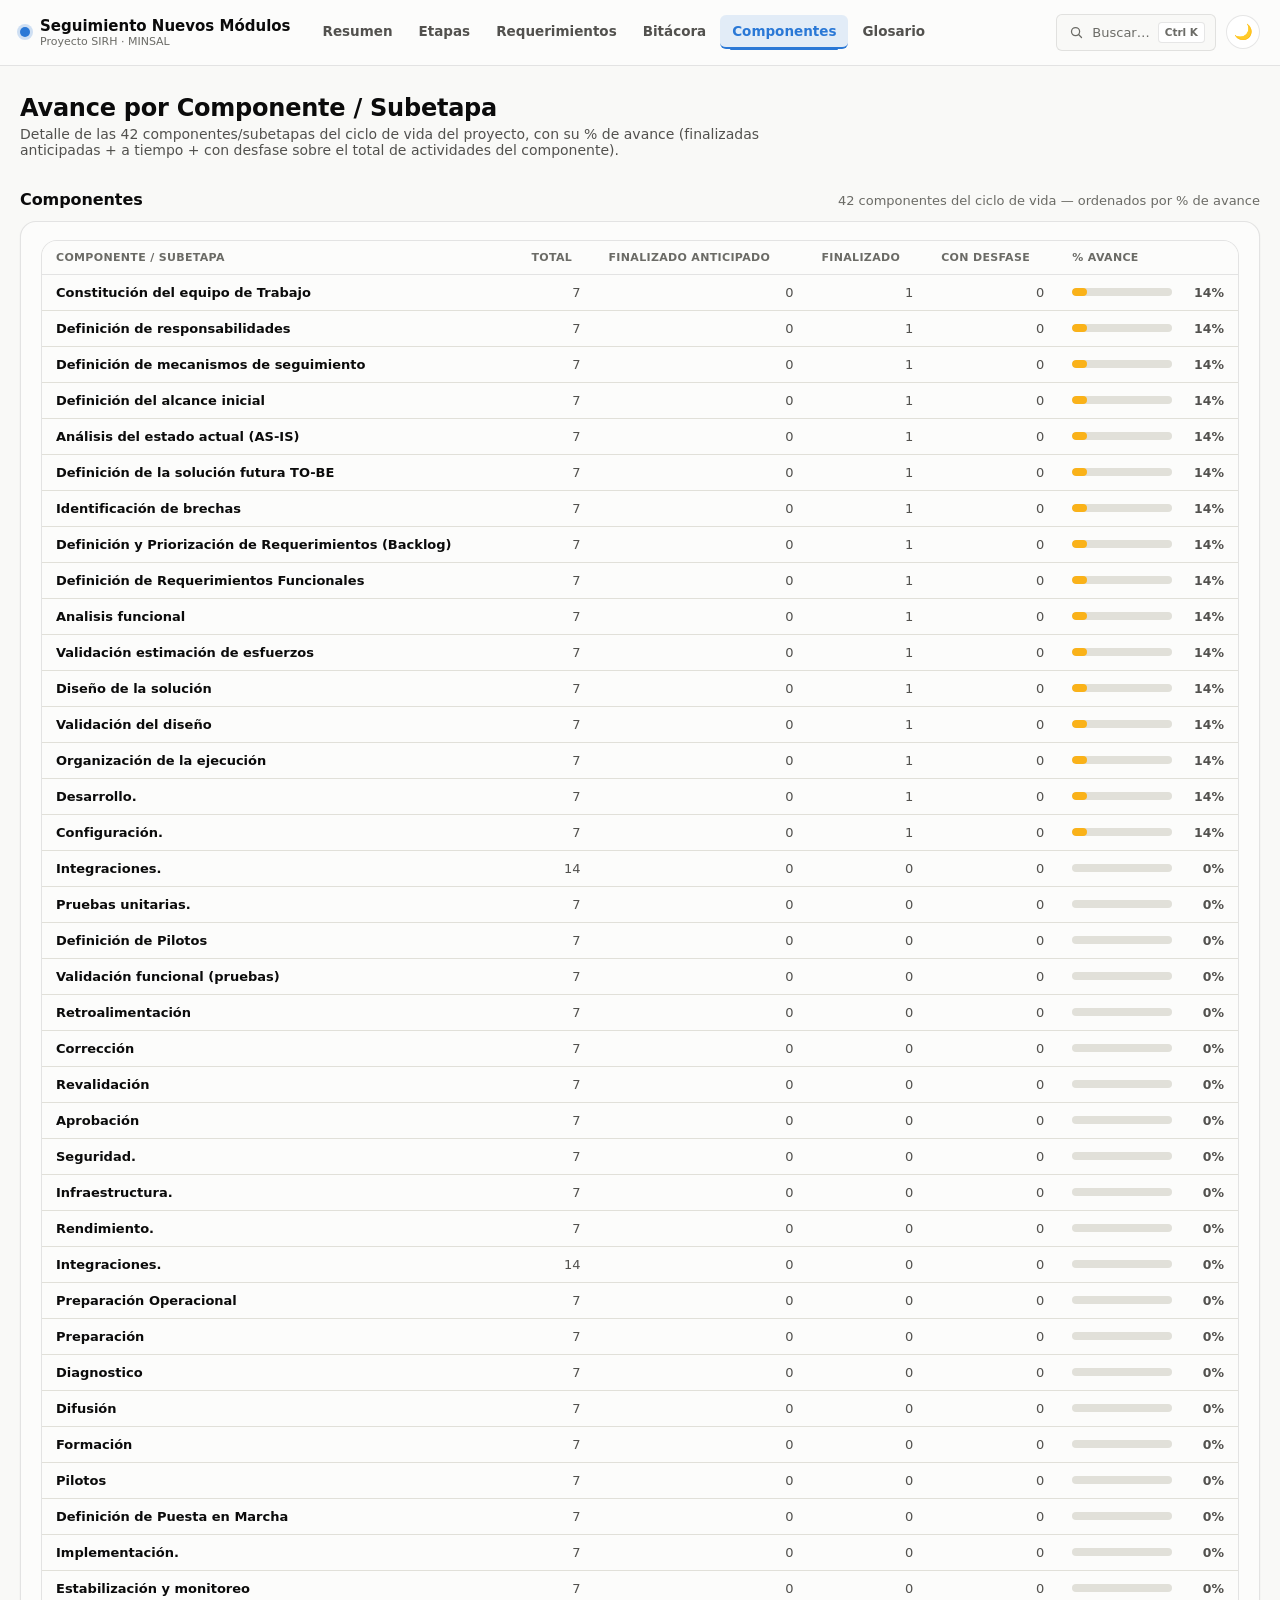
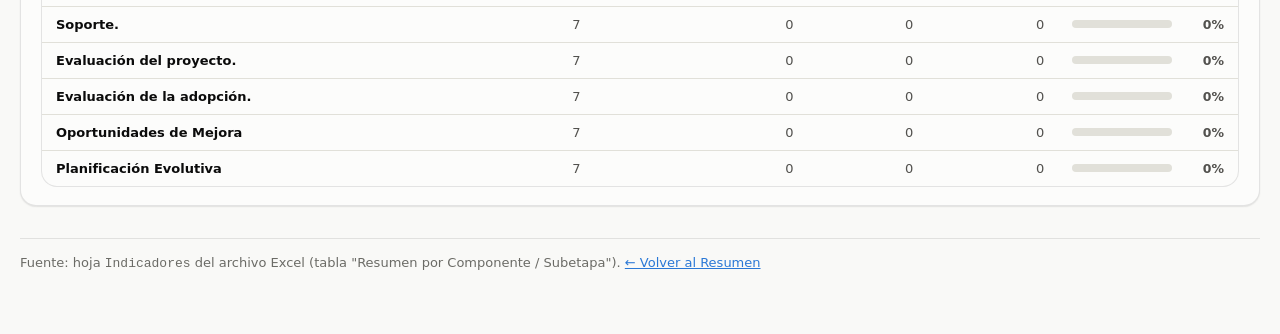
<file: seguimiento-modulos/componentes.html>
<!DOCTYPE html>
<html lang="es">
<head>
<meta charset="UTF-8">
<meta name="viewport" content="width=device-width, initial-scale=1.0">
<title>Avance por Componente — Seguimiento Nuevos Módulos SIRH</title>
<meta name="description" content="Avance del proyecto por componente / subetapa del ciclo de vida, ordenado por % de avance.">
<link rel="icon" href="data:image/svg+xml,%3Csvg xmlns=%27http://www.w3.org/2000/svg%27 viewBox=%270 0 32 32%27%3E%3Crect width=%2732%27 height=%2732%27 rx=%278%27 fill=%27%232a78d6%27/%3E%3Cpath d=%27M8 22 L13 12 L18 18 L24 8%27 stroke=%27white%27 stroke-width=%273%27 fill=%27none%27 stroke-linecap=%27round%27 stroke-linejoin=%27round%27/%3E%3C/svg%3E">
<link rel="stylesheet" href="./css/style.css?v=20260813f">
</head>
<body>

<header class="app-header">
  <div class="app-header__bar">
    <div class="app-header__brand">
      <span class="dot"></span>
      <span>Seguimiento Nuevos Módulos
        <small>Proyecto SIRH · MINSAL</small>
      </span>
    </div>
    <nav class="app-nav">
      <a href="index.html">Resumen</a>
      <a href="etapas.html">Etapas</a>
      <a href="requerimientos.html">Requerimientos</a>
      <a href="bitacora.html">Bitácora</a>
      <a href="componentes.html">Componentes</a>
      <a href="glosario.html">Glosario</a>
    </nav>
    <div class="app-header__right">
      <button class="search-trigger" id="globalSearchBtn" title="Buscar (Ctrl K)">
        <svg width="15" height="15" viewBox="0 0 24 24" fill="none" stroke="currentColor" stroke-width="2" stroke-linecap="round" stroke-linejoin="round" aria-hidden="true"><circle cx="10.5" cy="10.5" r="6.5"/><line x1="20" y1="20" x2="15.3" y2="15.3"/></svg>
        <span>Buscar…</span>
        <kbd>Ctrl K</kbd>
      </button>
      <button class="theme-toggle" id="themeToggle" title="Cambiar tema">🌙</button>
    </div>
  </div>
</header>

<div class="container">

  <div class="page-head">
    <h1>Avance por Componente / Subetapa</h1>
    <p>Detalle de las 42 componentes/subetapas del ciclo de vida del proyecto, con su % de avance
       (finalizadas anticipadas + a tiempo + con desfase sobre el total de actividades del componente).</p>
  </div>

  <div class="section">
    <div class="section__head">
      <h2>Componentes</h2>
      <span class="hint" id="compHint"></span>
    </div>
    <div class="card">
      <div id="tableComponentes" class="table-wrap"></div>
    </div>
  </div>

  <div class="footnote">
    Fuente: hoja <code>Indicadores</code> del archivo Excel (tabla "Resumen por Componente / Subetapa").
    <a href="index.html">← Volver al Resumen</a>
  </div>

</div>

<script src="./js/app-data.js?v=20260813f"></script>
<script src="./js/icons.js?v=20260813f"></script>
<script src="./js/common.js?v=20260813f"></script>
<script src="./js/componentes.js?v=20260813f"></script>
</body>
</html>
</file>
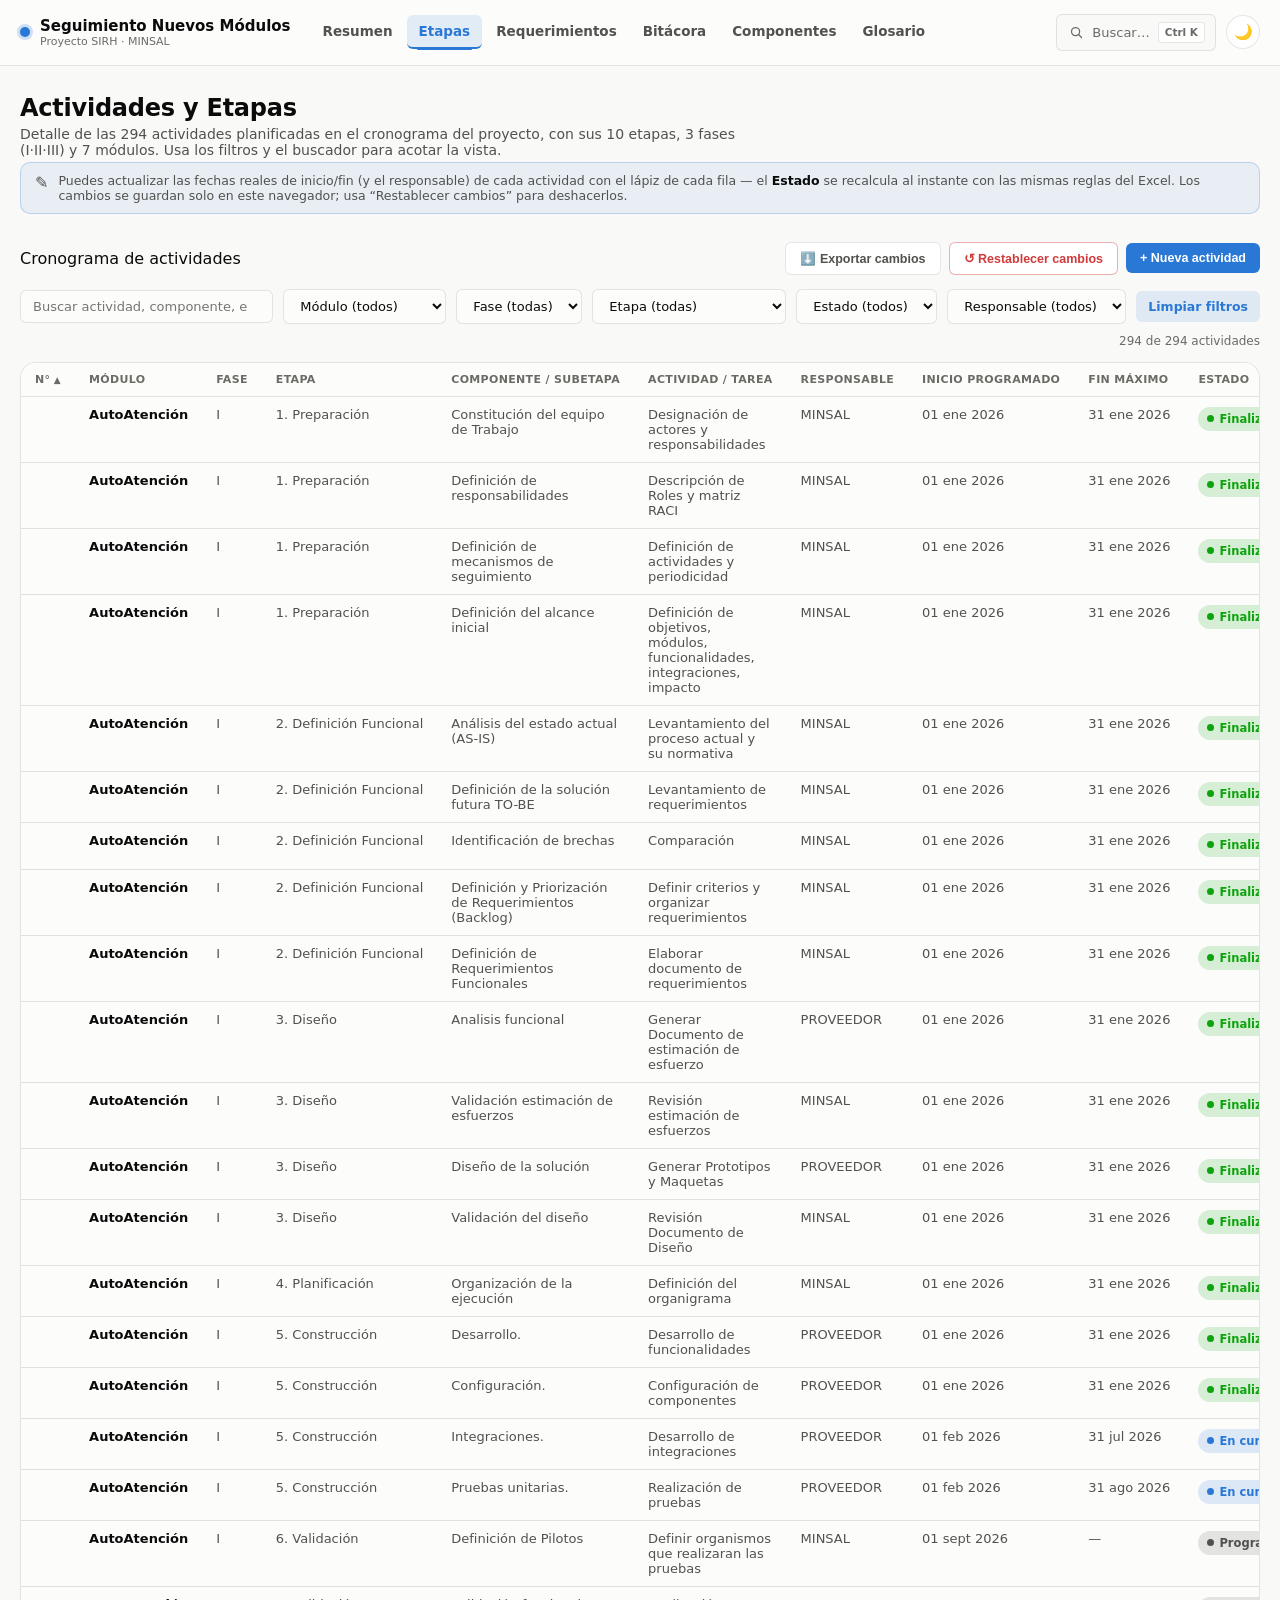
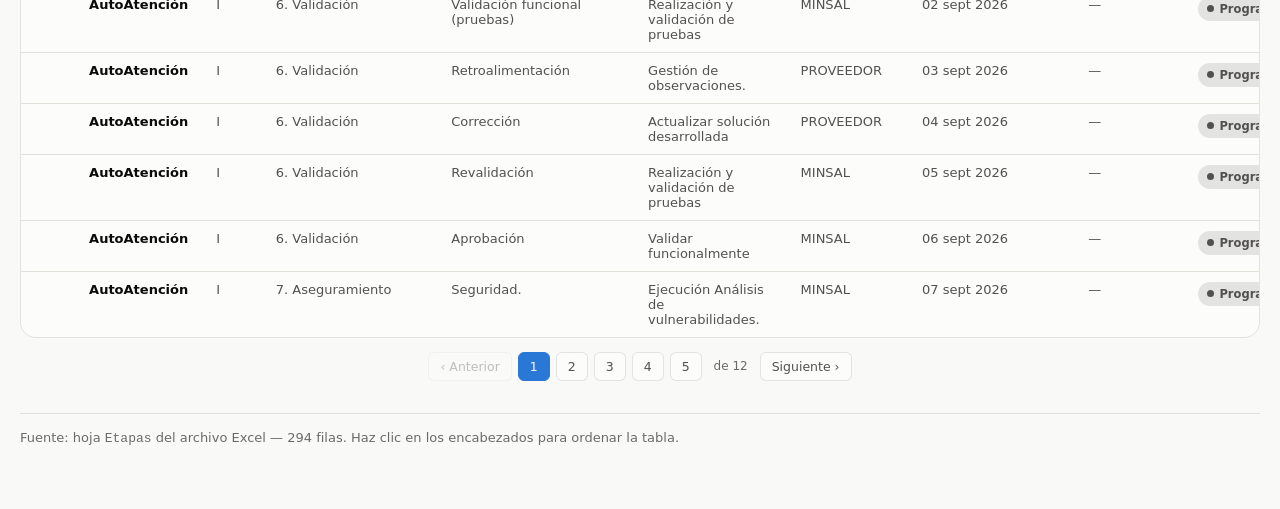
<file: seguimiento-modulos/etapas.html>
<!DOCTYPE html>
<html lang="es">
<head>
<meta charset="UTF-8">
<meta name="viewport" content="width=device-width, initial-scale=1.0">
<title>Actividades y Etapas — Seguimiento Nuevos Módulos SIRH</title>
<meta name="description" content="Detalle de las 294 actividades del cronograma, filtrable por módulo, etapa, fase, responsable y estado.">
<link rel="icon" href="data:image/svg+xml,%3Csvg xmlns=%27http://www.w3.org/2000/svg%27 viewBox=%270 0 32 32%27%3E%3Crect width=%2732%27 height=%2732%27 rx=%278%27 fill=%27%232a78d6%27/%3E%3Cpath d=%27M8 22 L13 12 L18 18 L24 8%27 stroke=%27white%27 stroke-width=%273%27 fill=%27none%27 stroke-linecap=%27round%27 stroke-linejoin=%27round%27/%3E%3C/svg%3E">
<link rel="stylesheet" href="./css/style.css?v=20260813f">
</head>
<body>

<header class="app-header">
  <div class="app-header__bar">
    <div class="app-header__brand">
      <span class="dot"></span>
      <span>Seguimiento Nuevos Módulos
        <small>Proyecto SIRH · MINSAL</small>
      </span>
    </div>
    <nav class="app-nav">
      <a href="index.html">Resumen</a>
      <a href="etapas.html">Etapas</a>
      <a href="requerimientos.html">Requerimientos</a>
      <a href="bitacora.html">Bitácora</a>
      <a href="componentes.html">Componentes</a>
      <a href="glosario.html">Glosario</a>
    </nav>
    <div class="app-header__right">
      <button class="search-trigger" id="globalSearchBtn" title="Buscar (Ctrl K)">
        <svg width="15" height="15" viewBox="0 0 24 24" fill="none" stroke="currentColor" stroke-width="2" stroke-linecap="round" stroke-linejoin="round" aria-hidden="true"><circle cx="10.5" cy="10.5" r="6.5"/><line x1="20" y1="20" x2="15.3" y2="15.3"/></svg>
        <span>Buscar…</span>
        <kbd>Ctrl K</kbd>
      </button>
      <button class="theme-toggle" id="themeToggle" title="Cambiar tema">🌙</button>
    </div>
  </div>
</header>

<div class="container">

  <div class="page-head">
    <h1>Actividades y Etapas</h1>
    <p>Detalle de las 294 actividades planificadas en el cronograma del proyecto, con sus 10 etapas,
       3 fases (I·II·III) y 7 módulos. Usa los filtros y el buscador para acotar la vista.</p>
  </div>

  <div class="local-banner">
    <span class="local-banner__icon">✎</span>
    <span>Puedes actualizar las fechas reales de inicio/fin (y el responsable) de cada actividad con el lápiz
      de cada fila — el <strong>Estado</strong> se recalcula al instante con las mismas reglas del Excel.
      Los cambios se guardan solo en este navegador; usa “Restablecer cambios” para deshacerlos.</span>
  </div>

  <div class="section">
    <div class="toolbar-row">
      <span class="hint">Cronograma de actividades</span>
      <div class="toolbar-row__right">
        <span id="etDirtyPill"></span>
        <button class="btn-secondary" id="etExportBtn">⬇️ Exportar cambios</button>
        <button class="btn-secondary btn-danger" id="etResetBtn">↺ Restablecer cambios</button>
        <button class="btn-primary" id="etNewBtn">+ Nueva actividad</button>
      </div>
    </div>
    <div class="filters">
      <input type="search" id="fSearch" placeholder="Buscar actividad, componente, entregable…">
      <select id="fModulo"><option value="">Módulo (todos)</option></select>
      <select id="fFase"><option value="">Fase (todas)</option></select>
      <select id="fEtapa"><option value="">Etapa (todas)</option></select>
      <select id="fEstado"><option value="">Estado (todos)</option></select>
      <select id="fResponsable"><option value="">Responsable (todos)</option></select>
      <button class="btn-reset" id="btnReset">Limpiar filtros</button>
      <span class="count-pill" id="countPill"></span>
    </div>

    <div class="table-wrap">
      <table class="data-table" id="etapasTable">
        <thead>
          <tr>
            <th data-key="N°" class="col-num">N°</th>
            <th data-key="Módulo">Módulo</th>
            <th data-key="Fase">Fase</th>
            <th data-key="Etapa">Etapa</th>
            <th data-key="Componente/Subetapa">Componente / Subetapa</th>
            <th data-key="Actividades/Tarea">Actividad / Tarea</th>
            <th data-key="Responsable">Responsable</th>
            <th data-key="Fecha Inicio Programada">Inicio programado</th>
            <th data-key="Fecha Fin Máxima">Fin máximo</th>
            <th data-key="Estado">Estado</th>
            <th></th>
          </tr>
        </thead>
        <tbody id="etapasBody"></tbody>
      </table>
    </div>
    <div class="pagination" id="pagination"></div>
  </div>

  <div class="footnote">
    Fuente: hoja <code>Etapas</code> del archivo Excel — 294 filas. Haz clic en los encabezados para ordenar la tabla.
  </div>

</div>

<script src="./js/app-data.js?v=20260813f"></script>
<script src="./js/icons.js?v=20260813f"></script>
<script src="./js/common.js?v=20260813f"></script>
<script src="./js/local-records.js?v=20260813f"></script>
<script src="./js/etapas.js?v=20260813f"></script>
</body>
</html>
</file>
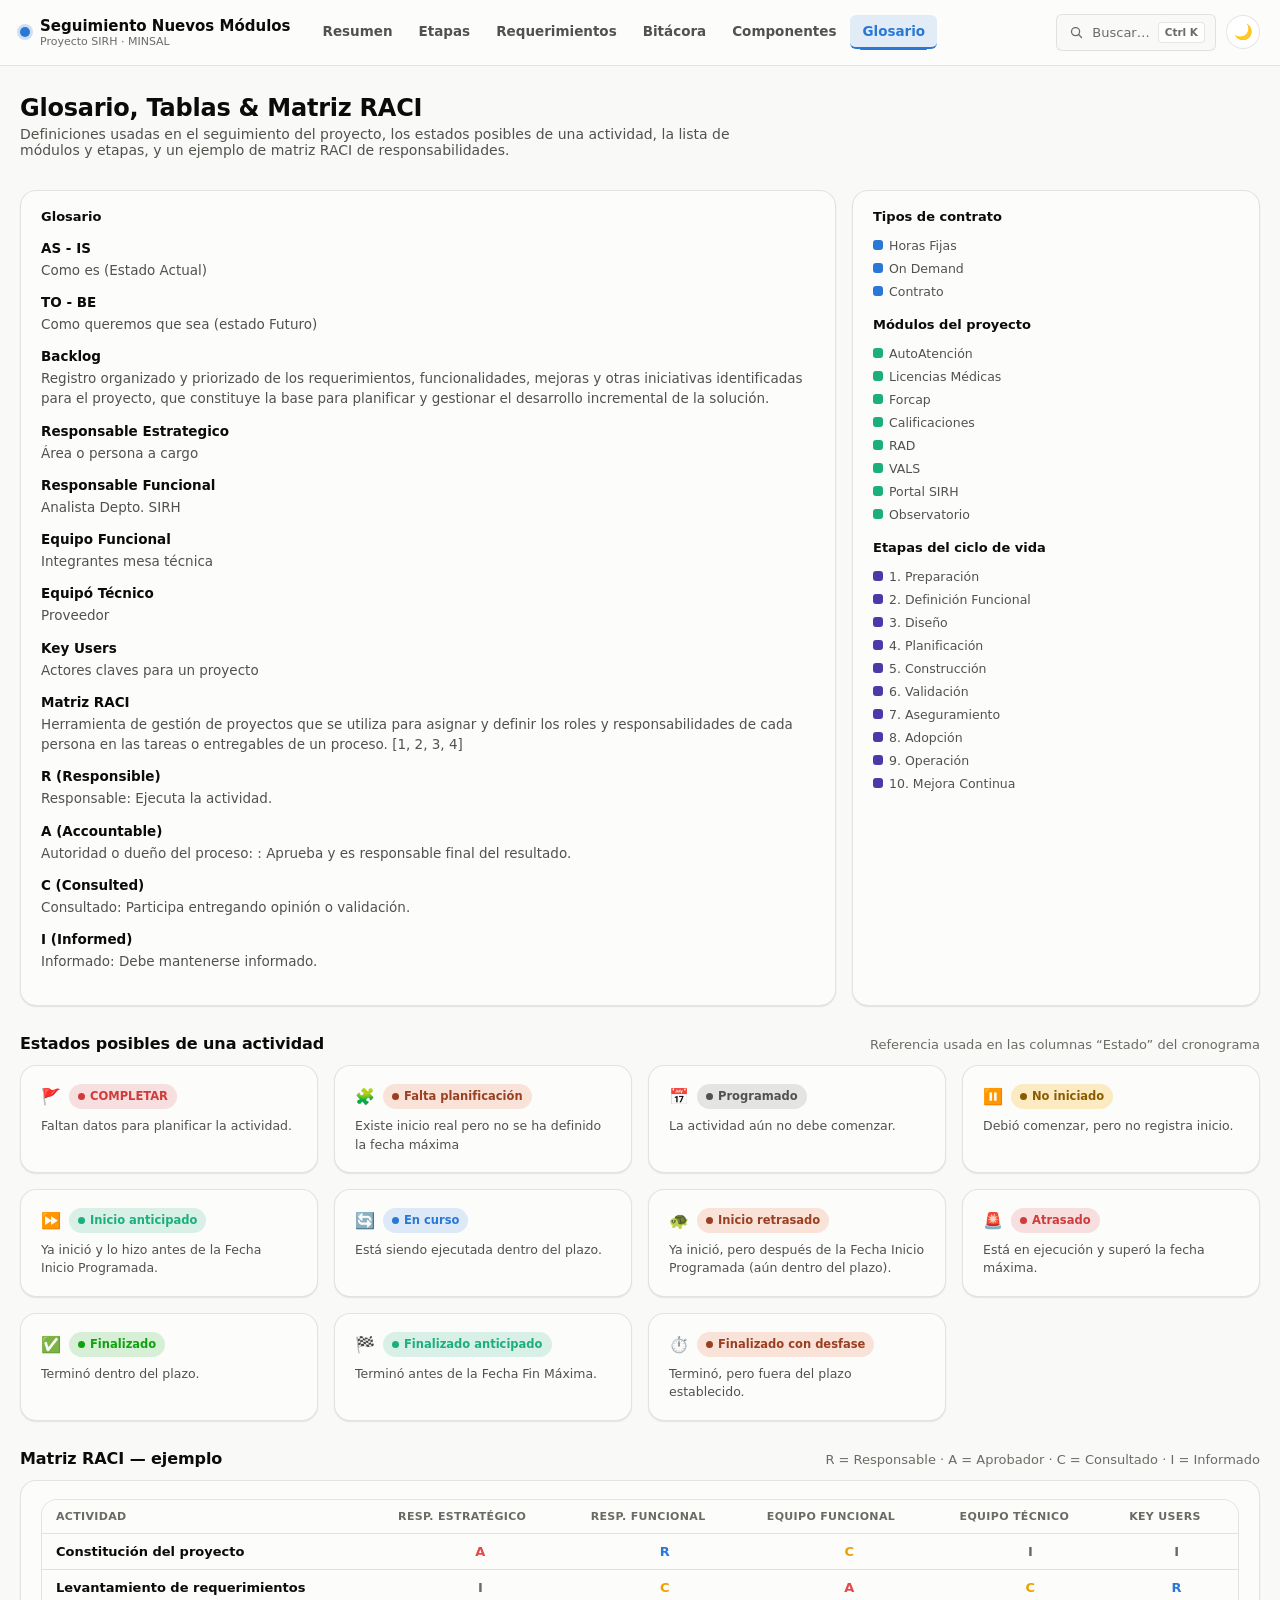
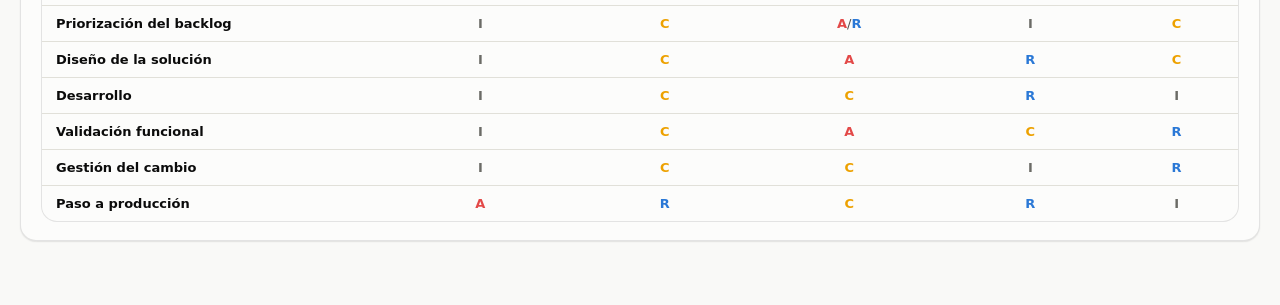
<file: seguimiento-modulos/glosario.html>
<!DOCTYPE html>
<html lang="es">
<head>
<meta charset="UTF-8">
<meta name="viewport" content="width=device-width, initial-scale=1.0">
<title>Glosario &amp; RACI — Seguimiento Nuevos Módulos SIRH</title>
<meta name="description" content="Glosario de términos del proyecto, tabla de módulos y etapas, y matriz RACI de ejemplo.">
<link rel="icon" href="data:image/svg+xml,%3Csvg xmlns=%27http://www.w3.org/2000/svg%27 viewBox=%270 0 32 32%27%3E%3Crect width=%2732%27 height=%2732%27 rx=%278%27 fill=%27%232a78d6%27/%3E%3Cpath d=%27M8 22 L13 12 L18 18 L24 8%27 stroke=%27white%27 stroke-width=%273%27 fill=%27none%27 stroke-linecap=%27round%27 stroke-linejoin=%27round%27/%3E%3C/svg%3E">
<link rel="stylesheet" href="./css/style.css?v=20260813f">
</head>
<body>

<header class="app-header">
  <div class="app-header__bar">
    <div class="app-header__brand">
      <span class="dot"></span>
      <span>Seguimiento Nuevos Módulos
        <small>Proyecto SIRH · MINSAL</small>
      </span>
    </div>
    <nav class="app-nav">
      <a href="index.html">Resumen</a>
      <a href="etapas.html">Etapas</a>
      <a href="requerimientos.html">Requerimientos</a>
      <a href="bitacora.html">Bitácora</a>
      <a href="componentes.html">Componentes</a>
      <a href="glosario.html">Glosario</a>
    </nav>
    <div class="app-header__right">
      <button class="search-trigger" id="globalSearchBtn" title="Buscar (Ctrl K)">
        <svg width="15" height="15" viewBox="0 0 24 24" fill="none" stroke="currentColor" stroke-width="2" stroke-linecap="round" stroke-linejoin="round" aria-hidden="true"><circle cx="10.5" cy="10.5" r="6.5"/><line x1="20" y1="20" x2="15.3" y2="15.3"/></svg>
        <span>Buscar…</span>
        <kbd>Ctrl K</kbd>
      </button>
      <button class="theme-toggle" id="themeToggle" title="Cambiar tema">🌙</button>
    </div>
  </div>
</header>

<div class="container">

  <div class="page-head">
    <h1>Glosario, Tablas &amp; Matriz RACI</h1>
    <p>Definiciones usadas en el seguimiento del proyecto, los estados posibles de una actividad,
       la lista de módulos y etapas, y un ejemplo de matriz RACI de responsabilidades.</p>
  </div>

  <div class="section grid grid-2-1">
    <div class="card">
      <p class="card__title">Glosario</p>
      <dl class="glossary-list" id="glossaryList"></dl>
    </div>

    <div class="card">
      <p class="card__title">Tipos de contrato</p>
      <div id="tiposList" style="margin-bottom:18px"></div>
      <p class="card__title">Módulos del proyecto</p>
      <div id="modulosList" style="margin-bottom:18px"></div>
      <p class="card__title">Etapas del ciclo de vida</p>
      <div id="etapasList"></div>
    </div>
  </div>

  <div class="section">
    <div class="section__head">
      <h2>Estados posibles de una actividad</h2>
      <span class="hint">Referencia usada en las columnas “Estado” del cronograma</span>
    </div>
    <div class="grid grid-4" id="estadosGrid"></div>
  </div>

  <div class="section">
    <div class="section__head">
      <h2>Matriz RACI — ejemplo</h2>
      <span class="hint">R = Responsable · A = Aprobador · C = Consultado · I = Informado</span>
    </div>
    <div class="card">
      <div class="table-wrap">
        <table class="data-table raci-table" id="raciTable"></table>
      </div>
    </div>
  </div>

</div>

<script src="./js/app-data.js?v=20260813f"></script>
<script src="./js/icons.js?v=20260813f"></script>
<script src="./js/common.js?v=20260813f"></script>
<script src="./js/glosario.js?v=20260813f"></script>
</body>
</html>
</file>
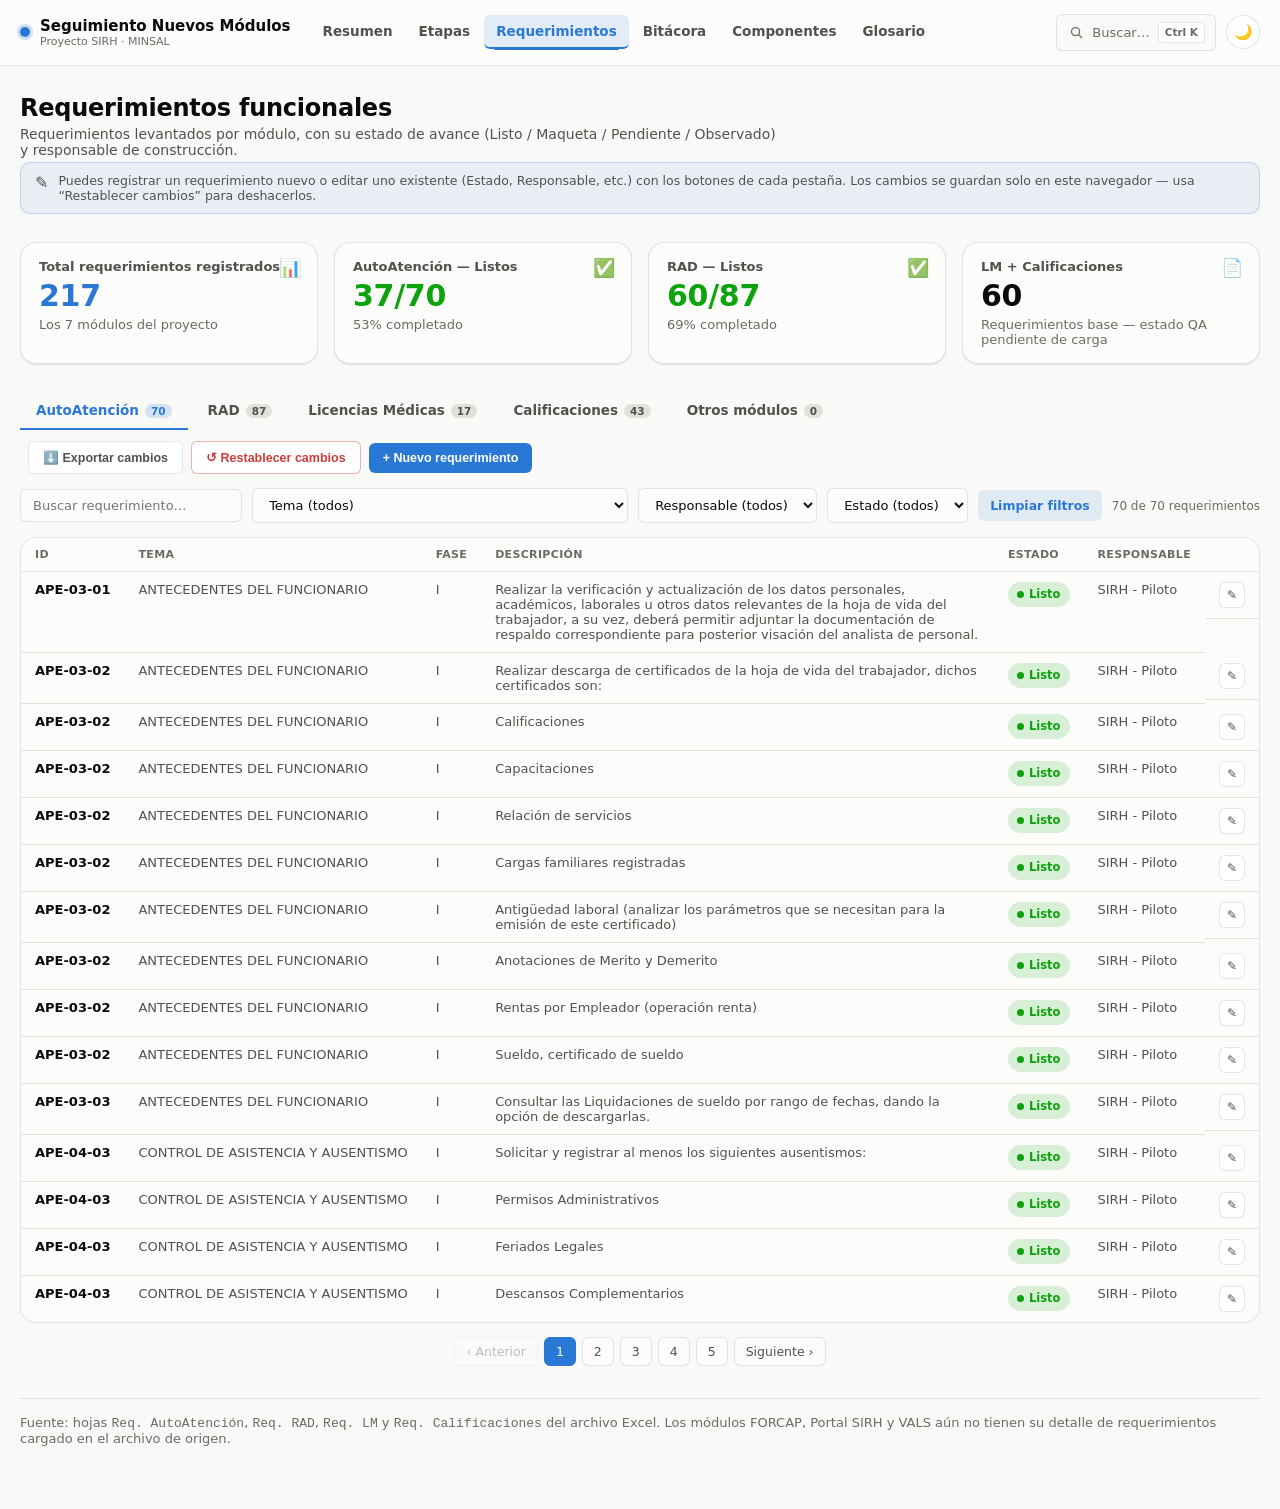
<file: seguimiento-modulos/requerimientos.html>
<!DOCTYPE html>
<html lang="es">
<head>
<meta charset="UTF-8">
<meta name="viewport" content="width=device-width, initial-scale=1.0">
<title>Requerimientos — Seguimiento Nuevos Módulos SIRH</title>
<meta name="description" content="Requerimientos funcionales por módulo: AutoAtención, RAD y Licencias Médicas, con estado y responsable.">
<link rel="icon" href="data:image/svg+xml,%3Csvg xmlns=%27http://www.w3.org/2000/svg%27 viewBox=%270 0 32 32%27%3E%3Crect width=%2732%27 height=%2732%27 rx=%278%27 fill=%27%232a78d6%27/%3E%3Cpath d=%27M8 22 L13 12 L18 18 L24 8%27 stroke=%27white%27 stroke-width=%273%27 fill=%27none%27 stroke-linecap=%27round%27 stroke-linejoin=%27round%27/%3E%3C/svg%3E">
<link rel="stylesheet" href="./css/style.css?v=20260813f">
</head>
<body>

<header class="app-header">
  <div class="app-header__bar">
    <div class="app-header__brand">
      <span class="dot"></span>
      <span>Seguimiento Nuevos Módulos
        <small>Proyecto SIRH · MINSAL</small>
      </span>
    </div>
    <nav class="app-nav">
      <a href="index.html">Resumen</a>
      <a href="etapas.html">Etapas</a>
      <a href="requerimientos.html">Requerimientos</a>
      <a href="bitacora.html">Bitácora</a>
      <a href="componentes.html">Componentes</a>
      <a href="glosario.html">Glosario</a>
    </nav>
    <div class="app-header__right">
      <button class="search-trigger" id="globalSearchBtn" title="Buscar (Ctrl K)">
        <svg width="15" height="15" viewBox="0 0 24 24" fill="none" stroke="currentColor" stroke-width="2" stroke-linecap="round" stroke-linejoin="round" aria-hidden="true"><circle cx="10.5" cy="10.5" r="6.5"/><line x1="20" y1="20" x2="15.3" y2="15.3"/></svg>
        <span>Buscar…</span>
        <kbd>Ctrl K</kbd>
      </button>
      <button class="theme-toggle" id="themeToggle" title="Cambiar tema">🌙</button>
    </div>
  </div>
</header>

<div class="container">

  <div class="page-head">
    <h1>Requerimientos funcionales</h1>
    <p>Requerimientos levantados por módulo, con su estado de avance (Listo / Maqueta / Pendiente / Observado)
       y responsable de construcción.</p>
  </div>

  <div class="local-banner">
    <span class="local-banner__icon">✎</span>
    <span>Puedes registrar un requerimiento nuevo o editar uno existente (Estado, Responsable, etc.) con los
      botones de cada pestaña. Los cambios se guardan solo en este navegador — usa “Restablecer cambios” para deshacerlos.</span>
  </div>

  <div class="section grid grid-4" id="reqSummary"></div>

  <div class="section">
    <div class="toolbar-row">
      <div class="tabs" id="reqTabs" style="border:none;margin:0"></div>
      <div class="toolbar-row__right">
        <span id="rDirtyPill"></span>
        <button class="btn-secondary" id="rExportBtn">⬇️ Exportar cambios</button>
        <button class="btn-secondary btn-danger" id="rResetBtn">↺ Restablecer cambios</button>
        <button class="btn-primary" id="rNewBtn">+ Nuevo requerimiento</button>
      </div>
    </div>

    <div class="filters">
      <input type="search" id="rSearch" placeholder="Buscar requerimiento…">
      <select id="rFilter1"></select>
      <select id="rFilter2"></select>
      <select id="rFilterEstado"></select>
      <button class="btn-reset" id="rReset">Limpiar filtros</button>
      <span class="count-pill" id="rCount"></span>
    </div>

    <div id="rEmptyNotice" style="display:none" class="card">
      <p class="card__title" style="margin-bottom:6px">Aún sin datos cargados</p>
      <p class="text-muted" style="font-size:13px;margin:0">
        Este módulo todavía no registra requerimientos en el archivo de seguimiento
        (hoja vacía en el Excel de origen). Se mostrará aquí en cuanto el equipo cargue la información.
      </p>
    </div>

    <div class="table-wrap" id="rTableWrap">
      <table class="data-table" id="rTable">
        <thead id="rThead"></thead>
        <tbody id="rBody"></tbody>
      </table>
    </div>
    <div class="pagination" id="rPagination"></div>
  </div>

  <div class="footnote">
    Fuente: hojas <code>Req. AutoAtención</code>, <code>Req. RAD</code>, <code>Req. LM</code> y <code>Req. Calificaciones</code> del archivo Excel.
    Los módulos FORCAP, Portal SIRH y VALS aún no tienen su detalle de requerimientos cargado en el archivo de origen.
  </div>

</div>

<script src="./js/app-data.js?v=20260813f"></script>
<script src="./js/icons.js?v=20260813f"></script>
<script src="./js/common.js?v=20260813f"></script>
<script src="./js/local-records.js?v=20260813f"></script>
<script src="./js/charts.js?v=20260813f"></script>
<script src="./js/requerimientos.js?v=20260813f"></script>
</body>
</html>
</file>
<file: styles/styles.css>
* {
    margin: 0;
    padding: 0;
    box-sizing: border-box;
}

body {
    font-family: Arial, Helvetica, sans-serif;
    background-color: #f4f1ec;
    color: #1a1a1a;
    line-height: 1.6;
}

.encabezado {
    background-color: #000000;
    padding: 20px 0;
}

.encabezado__contenedor {
    max-width: 1200px;
    margin: 0 auto;
    padding: 0 20px;
    display: flex;
    align-items: center;
    justify-content: center;
}

.encabezado__imagen-logo {
    height: 200px;
    width: auto;
}

.navegacion {
    background-color: #1a1a1a;
    border-bottom: 3px solid #c0392b;
}

.navegacion__contenedor {
    max-width: 1200px;
    margin: 0 auto;
    padding: 0 20px;
}

.navegacion__lista {
    list-style: none;
    display: flex;
}

.navegacion__elemento {
    display: block;
}

.navegacion__enlace {
    display: block;
    color: #ffffff;
    text-decoration: none;
    padding: 14px 22px;
    font-size: 13px;
    font-weight: bold;
    text-transform: uppercase;
    letter-spacing: 1px;
    transition: background-color 0.2s;
}

.navegacion__enlace:hover {
    background-color: #c0392b;
}

.navegacion__enlace--activo {
    background-color: #c0392b;
}

.seccion-portada {
    background: linear-gradient(135deg, #111111 0%, #2a2a2a 100%);
    padding: 28px 0;
    border-bottom: 4px solid #c0392b;
}

.seccion-portada__contenedor {
    max-width: 1200px;
    margin: 0 auto;
    padding: 0 20px;
}

.seccion-portada__titulo {
    color: #ffffff;
    font-family: Georgia, "Times New Roman", serif;
    font-size: 30px;
    letter-spacing: 1px;
    margin-bottom: 6px;
}

.seccion-portada__fecha {
    color: #aaaaaa;
    font-size: 13px;
    text-transform: uppercase;
    letter-spacing: 1px;
}

.contenido-principal {
    max-width: 1200px;
    margin: 30px auto;
    padding: 0 20px;
}

.seccion-noticias {
    background-color: #ffffff;
    border-radius: 4px;
    box-shadow: 0 2px 8px rgba(0, 0, 0, 0.1);
    padding: 28px;
    margin-bottom: 30px;
}

.seccion-noticias__titulo {
    font-family: Georgia, "Times New Roman", serif;
    font-size: 22px;
    color: #000000;
    border-left: 4px solid #c0392b;
    padding-left: 14px;
    margin-bottom: 22px;
}

.tabla-noticias {
    width: 100%;
    border-collapse: collapse;
}

.tabla-noticias__cabecera {
    background-color: #1a1a1a;
}

.tabla-noticias__celda-encabezado {
    color: #ffffff;
    font-size: 11px;
    text-transform: uppercase;
    letter-spacing: 1px;
    padding: 13px 16px;
    text-align: center;
    font-weight: bold;
}

.tabla-noticias__fila {
    border-bottom: 1px solid #e5e5e5;
}

.tabla-noticias__fila:last-child {
    border-bottom: none;
}

.tabla-noticias__fila:hover {
    background-color: #f9f8f6;
}

.tabla-noticias__celda {
    padding: 18px 16px;
    vertical-align: middle;
}

.tabla-noticias__celda--titulo {
    width: 22%;
}

.tabla-noticias__celda--categoria {
    width: 110px;
}

.tabla-noticias__celda--imagen {
    width: 220px;
}

.articulo__imagen {
    width: 200px;
    height: 130px;
    object-fit: cover;
    border-radius: 3px;
    display: block;
}

.articulo__titulo {
    font-family: Georgia, "Times New Roman", serif;
    font-size: 15px;
    font-weight: bold;
    color: #000000;
    line-height: 1.4;
}

.articulo__categoria {
    display: inline-block;
    background-color: #c0392b;
    color: #ffffff;
    font-size: 10px;
    font-weight: bold;
    text-transform: uppercase;
    letter-spacing: 1px;
    padding: 4px 10px;
    border-radius: 2px;
}

.articulo__texto {
    font-size: 13px;
    color: #444444;
    line-height: 1.7;
    margin-bottom: 8px;
}

.articulo__texto:last-child {
    margin-bottom: 0;
}

.seccion-multimedia {
    background-color: #ffffff;
    border-radius: 4px;
    box-shadow: 0 2px 8px rgba(0, 0, 0, 0.1);
    padding: 28px;
    margin-bottom: 30px;
}

.seccion-multimedia__titulo {
    font-family: Georgia, "Times New Roman", serif;
    font-size: 22px;
    color: #000000;
    border-left: 4px solid #c0392b;
    padding-left: 14px;
    margin-bottom: 22px;
}

.seccion-multimedia__contenedor {
    display: flex;
    gap: 40px;
    flex-wrap: wrap;
}

.multimedia__bloque {
    flex: 1;
    min-width: 280px;
}

.multimedia__subtitulo {
    font-size: 12px;
    font-weight: bold;
    text-transform: uppercase;
    color: #666666;
    letter-spacing: 1px;
    margin-bottom: 12px;
    padding-bottom: 6px;
    border-bottom: 1px solid #e5e5e5;
}

.multimedia__video {
    width: 100%;
    border-radius: 4px;
    min-height: 220px;
}

.multimedia__audio {
    width: 100%;
    margin-top: 10px;
}

.multimedia__radio-contenedor {
    border-radius: 4px;
    height: 280px;
    width: 100%;
    display: flex;
    align-items: center;
    justify-content: center;
}

.multimedia__radio {
    width: 100%;
    box-sizing: border-box;
    padding: 0 20px;
}

.seccion-deporte {
    background-color: #ffffff;
    border-radius: 4px;
    box-shadow: 0 2px 8px rgba(0, 0, 0, 0.1);
    padding: 28px;
    margin-bottom: 30px;
}

.seccion-deporte__titulo {
    font-family: Georgia, "Times New Roman", serif;
    font-size: 22px;
    color: #000000;
    border-left: 4px solid #c0392b;
    padding-left: 14px;
    margin-bottom: 22px;
}

.seccion-negocios {
    background-color: #ffffff;
    border-radius: 4px;
    box-shadow: 0 2px 8px rgba(0, 0, 0, 0.1);
    padding: 28px;
    margin-bottom: 30px;
}

.seccion-negocios__titulo {
    font-family: Georgia, "Times New Roman", serif;
    font-size: 22px;
    color: #000000;
    border-left: 4px solid #c0392b;
    padding-left: 14px;
    margin-bottom: 22px;
}

.pie-pagina {
    background-color: #000000;
    color: #aaaaaa;
    text-align: center;
    padding: 24px 20px;
    margin-top: 10px;
    border-top: 3px solid #c0392b;
}

.pie-pagina__nombre {
    color: #ffffff;
    font-family: Georgia, "Times New Roman", serif;
    font-size: 18px;
    font-weight: bold;
    letter-spacing: 2px;
    margin-bottom: 4px;
}

.pie-pagina__lema {
    font-size: 12px;
    color: #888888;
    margin-bottom: 10px;
    font-style: italic;
}

.pie-pagina__derechos {
    font-size: 11px;
    color: #666666;
}

@media (max-width: 768px) {
    .encabezado__imagen-logo {
        height: 100px;
    }

    .navegacion__enlace {
        padding: 12px 16px;
        font-size: 12px;
    }

    .seccion-portada__titulo {
        font-size: 22px;
    }

    .contenido-principal {
        padding: 0 15px;
        margin: 20px auto;
    }

    .tabla-noticias {
        font-size: 13px;
    }

    .tabla-noticias__celda {
        padding: 12px 10px;
    }

    .tabla-noticias__celda--imagen {
        width: 150px;
    }

    .articulo__imagen {
        width: 140px;
        height: 100px;
    }

    .seccion-multimedia__contenedor {
        flex-direction: column;
        gap: 20px;
    }

    .multimedia__bloque {
        min-width: auto;
    }

    .multimedia__video {
        height: 220px;
    }

    .multimedia__radio-contenedor {
        height: 220px;
    }
}

@media (max-width: 480px) {
    .encabezado__imagen-logo {
        height: 80px;
    }

    .navegacion__enlace {
        padding: 10px 12px;
        font-size: 11px;
    }

    .seccion-portada__titulo {
        font-size: 18px;
    }

    .seccion-noticias__titulo,
    .seccion-deporte__titulo,
    .seccion-multimedia__titulo,
    .seccion-negocios__titulo {
        font-size: 18px;
        padding-left: 10px;
    }

    .tabla-noticias {
        display: block;
        border: none;
    }

    .tabla-noticias__cabecera {
        display: none;
    }

    .tabla-noticias__fila {
        display: block;
        border: 1px solid #ddd;
        margin-bottom: 20px;
        padding: 0;
        border-radius: 4px;
        overflow: hidden;
    }

    .tabla-noticias__celda {
        display: block;
        width: 100% !important;
        padding: 12px 15px;
        text-align: left;
        border: none;
        border-bottom: 1px solid #f0f0f0;
        box-sizing: border-box;
    }

    .tabla-noticias__celda:last-child {
        border-bottom: none;
    }

    .tabla-noticias__celda--imagen {
        padding: 0;
    }

    .articulo__imagen {
        width: 100%;
        height: auto;
        display: block;
        border-radius: 0;
    }

    .multimedia__video,
    .multimedia__radio-contenedor {
        height: 180px;
    }

    .multimedia__radio {
        padding: 0 10px;
    }

    .pie-pagina {
        padding: 15px 10px;
    }

    .pie-pagina__nombre {
        font-size: 16px;
    }
}
</file>
<file: seguimiento-modulos/css/style.css>
/* =========================================================================
   Seguimiento Nuevos Módulos — Dashboard
   Sistema de diseño: paleta validada (accesible AA, safe para daltonismo)
   ========================================================================= */

:root {
  color-scheme: light;
  --surface-1:      #fcfcfb;
  --surface-2:      #ffffff;
  --page-plane:     #f9f9f7;
  --text-primary:   #0b0b0b;
  --text-secondary: #52514e;
  --text-muted:     #6b6b66; /* AA 4.5:1+ sobre --surface-1/--page-plane (antes #898781 ≈ 3.5:1) */
  --gridline:       #e1e0d9;
  --baseline:       #c3c2b7;
  --border:         rgba(11,11,11,0.10);
  --success-text:   #006300;

  /* paleta institucional (azul MINSAL): navy para bandas/branding, azul para
     interacción/enlaces — ambos ya usados en el Excel de origen */
  --brand-navy:      #132c4c;
  --brand-navy-dark: #0b2035;
  --brand-blue:      #2a78d6;
  --brand-blue-dark: #184f95;

  --series-1: #2a78d6; /* azul */
  --series-2: #eb6834; /* naranjo */
  --series-3: #1baf7a; /* aqua */
  --series-4: #eda100; /* amarillo */
  --series-5: #e87ba4; /* magenta */
  --series-6: #008300; /* verde */
  --series-7: #4a3aa7; /* violeta */
  --series-8: #e34948; /* rojo */

  --status-good:     #0ca30c;
  --status-warning:  #fab219;
  --status-serious:  #ec835a;
  --status-critical: #d03b3b;

  --seq-100:#cde2fb;--seq-200:#9ec5f4;--seq-300:#6da7ec;--seq-400:#3987e5;
  --seq-450:#2a78d6;--seq-500:#256abf;--seq-600:#184f95;--seq-700:#0d366b;

  --radius-sm: 6px;
  --radius-md: 10px;
  --radius-lg: 16px;
  --shadow-card: 0 1px 2px rgba(11,11,11,0.06), 0 1px 1px rgba(11,11,11,0.04);
  --font-sans: system-ui, -apple-system, "Segoe UI", sans-serif;
}

@media (prefers-color-scheme: dark) {
  :root:where(:not([data-theme="light"])) {
    color-scheme: dark;
    --surface-1:      #1a1a19;
    --surface-2:      #212120;
    --page-plane:     #0d0d0d;
    --text-primary:   #ffffff;
    --text-secondary: #c3c2b7;
    --text-muted:     #898781;
    --gridline:       #2c2c2a;
    --baseline:       #383835;
    --border:         rgba(255,255,255,0.10);
    --success-text:   #0ca30c;

    --series-1: #3987e5;
    --series-2: #d95926;
    --series-3: #199e70;
    --series-4: #c98500;
    --series-5: #d55181;
    --series-6: #008300;
    --series-7: #9085e9;
    --series-8: #e66767;
  }
}
:root[data-theme="dark"] {
  color-scheme: dark;
  --surface-1:      #1a1a19;
  --surface-2:      #212120;
  --page-plane:     #0d0d0d;
  --text-primary:   #ffffff;
  --text-secondary: #c3c2b7;
  --text-muted:     #898781;
  --gridline:       #2c2c2a;
  --baseline:       #383835;
  --border:         rgba(255,255,255,0.10);
  --success-text:   #0ca30c;

  --series-1: #3987e5;
  --series-2: #d95926;
  --series-3: #199e70;
  --series-4: #c98500;
  --series-5: #d55181;
  --series-6: #008300;
  --series-7: #9085e9;
  --series-8: #e66767;
}

* { box-sizing: border-box; }
html, body { margin: 0; padding: 0; }

body {
  font-family: var(--font-sans);
  background: var(--page-plane);
  color: var(--text-primary);
  -webkit-font-smoothing: antialiased;
  min-height: 100vh;
}

img { max-width: 100%; }

a { color: var(--series-1); }

.container {
  max-width: 1460px;
  margin: 0 auto;
  padding: 0 20px 64px;
}

/* ---------------------------------------------------------------- header */
.app-header {
  position: sticky;
  top: 0;
  z-index: 40;
  background: var(--surface-1);
  border-bottom: 1px solid var(--border);
}
.app-header__bar {
  max-width: 1460px;
  margin: 0 auto;
  padding: 14px 20px;
  display: flex;
  align-items: center;
  gap: 16px;
  flex-wrap: wrap;
}
.app-header__brand {
  display: flex;
  align-items: center;
  gap: 10px;
  font-weight: 700;
  font-size: 15px;
  white-space: nowrap;
  margin-right: 4px;
}
.app-header__brand .dot {
  width: 10px; height: 10px; border-radius: 50%;
  background: var(--series-1);
  box-shadow: 0 0 0 3px color-mix(in srgb, var(--series-1) 22%, transparent);
  flex: none;
}
.app-header__brand small {
  display: block;
  font-weight: 500;
  color: var(--text-muted);
  font-size: 11px;
}

.app-nav { display: flex; gap: 2px; flex-wrap: wrap; flex: 1; }
.app-nav a {
  position: relative;
  text-decoration: none;
  color: var(--text-secondary);
  font-size: 13.5px;
  font-weight: 600;
  padding: 8px 12px;
  border-radius: var(--radius-sm);
  border-bottom: 2px solid transparent;
}
.app-nav a:hover { background: var(--page-plane); color: var(--text-primary); }
.app-nav a.active {
  background: color-mix(in srgb, var(--brand-blue) 12%, transparent);
  color: var(--brand-blue);
  border-bottom-color: var(--brand-blue);
}
.app-nav a.active::after {
  /* pastilla indicadora — refuerza cuál es la pestaña activa además del color */
  content: "";
  position: absolute;
  left: 10px; right: 10px; bottom: -3px;
  height: 2px;
  border-radius: 2px;
  background: var(--brand-blue);
}
:root[data-theme="dark"] .app-nav a.active,
:root:where(:not([data-theme="light"])) .app-nav a.active { color: var(--series-1); border-bottom-color: var(--series-1); }
:root[data-theme="dark"] .app-nav a.active::after,
:root:where(:not([data-theme="light"])) .app-nav a.active::after { background: var(--series-1); }

.app-header__right { display: flex; align-items: center; gap: 10px; margin-left: auto; }

/* ------------------------------------------------------ búsqueda global */
.search-trigger {
  display: inline-flex;
  align-items: center;
  gap: 8px;
  font-family: var(--font-sans);
  font-size: 13px;
  color: var(--text-muted);
  background: var(--page-plane);
  border: 1px solid var(--border);
  padding: 7px 10px 7px 12px;
  border-radius: var(--radius-sm);
  cursor: pointer;
  min-width: 150px;
}
.search-trigger:hover { color: var(--text-primary); border-color: var(--text-muted); }
.search-trigger span { flex: 1; text-align: left; white-space: nowrap; }
.search-trigger kbd {
  font-family: var(--font-sans);
  font-size: 10.5px;
  font-weight: 700;
  color: var(--text-muted);
  background: var(--surface-2);
  border: 1px solid var(--border);
  border-radius: 4px;
  padding: 2px 6px;
  line-height: 1.4;
}
@media (max-width: 720px) {
  .search-trigger span, .search-trigger kbd { display: none; }
  .search-trigger { min-width: 0; padding: 8px; }
}

.search-overlay {
  position: fixed;
  inset: 0;
  background: rgba(0,0,0,0.45);
  display: flex;
  align-items: flex-start;
  justify-content: center;
  padding: 12vh 16px 16px;
  z-index: 110;
}
.search-overlay[hidden] { display: none; }
.search-panel {
  width: 100%;
  max-width: 640px;
  background: var(--surface-2);
  border-radius: var(--radius-lg);
  box-shadow: 0 20px 60px rgba(0,0,0,0.35);
  overflow: hidden;
  max-height: 70vh;
  display: flex;
  flex-direction: column;
}
.search-panel__input-row {
  display: flex;
  align-items: center;
  gap: 10px;
  padding: 14px 16px;
  border-bottom: 1px solid var(--border);
  color: var(--text-muted);
  flex: none;
}
.search-panel__input-row svg { flex: none; }
.search-panel__input-row input {
  flex: 1;
  border: none;
  outline: none;
  background: transparent;
  font-family: var(--font-sans);
  font-size: 15px;
  color: var(--text-primary);
}
.search-panel__results {
  overflow-y: auto;
  padding: 8px;
}
.search-group__label {
  font-size: 11px;
  font-weight: 800;
  text-transform: uppercase;
  letter-spacing: 0.05em;
  color: var(--text-muted);
  padding: 10px 10px 4px;
}
.search-result {
  display: flex;
  align-items: center;
  gap: 10px;
  width: 100%;
  text-align: left;
  border: none;
  background: none;
  font-family: var(--font-sans);
  padding: 9px 10px;
  border-radius: var(--radius-sm);
  cursor: pointer;
  color: var(--text-primary);
}
.search-result:hover, .search-result.is-active { background: var(--page-plane); }
.search-result__icon { flex: none; color: var(--text-muted); }
.search-result__main { min-width: 0; flex: 1; }
.search-result__title { font-size: 13.5px; font-weight: 600; overflow: hidden; text-overflow: ellipsis; white-space: nowrap; }
.search-result__sub { font-size: 12px; color: var(--text-muted); overflow: hidden; text-overflow: ellipsis; white-space: nowrap; }
.search-empty { padding: 30px 16px; text-align: center; color: var(--text-muted); font-size: 13.5px; }

.theme-toggle {
  border: 1px solid var(--border);
  background: var(--surface-2);
  color: var(--text-secondary);
  border-radius: 999px;
  width: 34px; height: 34px;
  display: flex; align-items: center; justify-content: center;
  cursor: pointer;
  font-size: 15px;
}
.theme-toggle:hover { color: var(--text-primary); }

.last-update {
  display: inline-flex;
  align-items: center;
  gap: 5px;
  font-size: 13px;
  color: var(--text-muted);
  white-space: nowrap;
}

/* ====================================================================
   HERO — franja de bienvenida institucional (azul MINSAL) con el estado
   general del proyecto y las 4 métricas de mayor impacto, justo bajo el
   header fijo. Solo se usa en el Resumen (index.html).
   ==================================================================== */
.hero {
  background: linear-gradient(135deg, var(--brand-navy) 0%, var(--brand-navy-dark) 100%);
  color: #fff;
}
.hero__inner {
  max-width: 1460px;
  margin: 0 auto;
  padding: 30px 20px 26px;
}
.hero__head { margin-bottom: 20px; }
.hero__head h1 { font-size: 23px; margin: 0 0 6px; letter-spacing: -0.01em; color: #fff; }
.hero__head p { margin: 0 0 14px; color: rgba(255,255,255,0.78); font-size: 14px; max-width: 760px; }
.hero__status { display: flex; gap: 10px; flex-wrap: wrap; }
.hero__chip {
  display: inline-flex;
  align-items: center;
  gap: 7px;
  padding: 6px 13px;
  border-radius: 999px;
  background: rgba(255,255,255,0.12);
  border: 1px solid rgba(255,255,255,0.16);
  font-size: 13px;
  font-weight: 700;
  color: #fff;
}
.hero__chip svg { flex: none; }
.hero__grid { display: grid; grid-template-columns: repeat(4, 1fr); gap: 14px; }
.hero-kpi {
  background: rgba(255,255,255,0.07);
  border: 1px solid rgba(255,255,255,0.14);
  border-radius: var(--radius-lg);
  padding: 16px 18px;
}
.hero-kpi__icon {
  width: 34px; height: 34px;
  border-radius: 10px;
  background: rgba(255,255,255,0.14);
  display: flex; align-items: center; justify-content: center;
  margin-bottom: 12px;
  color: #fff;
}
.hero-kpi__value { font-size: 29px; font-weight: 800; letter-spacing: -0.01em; line-height: 1; color: #fff; }
.hero-kpi__label { font-size: 12.5px; color: rgba(255,255,255,0.8); margin-top: 7px; font-weight: 600; }
.hero-kpi__label .info-tip { color: rgba(255,255,255,0.55); margin-left: 2px; }
.hero-kpi__label .info-tip:hover, .hero-kpi__label .info-tip:focus-visible { color: #fff; }
.hero-kpi__sub { font-size: 12px; color: rgba(255,255,255,0.55); margin-top: 2px; }
.hero-kpi--critical { border-color: color-mix(in srgb, var(--status-critical) 55%, transparent); }
.hero-kpi--critical .hero-kpi__icon { background: color-mix(in srgb, var(--status-critical) 45%, transparent); color: #fff; }
.hero-kpi--critical .hero-kpi__value { color: #ffb3b3; }
.hero-kpi--warning .hero-kpi__icon { background: color-mix(in srgb, var(--status-warning) 45%, transparent); color: #fff; }
.hero-kpi--good .hero-kpi__icon { background: color-mix(in srgb, var(--status-good) 45%, transparent); color: #fff; }
@media (max-width: 980px) { .hero__grid { grid-template-columns: repeat(2, 1fr); } }
@media (max-width: 560px) { .hero__grid { grid-template-columns: 1fr; } }

/* ------------------------------------------------------------- page head */
.page-head {
  padding: 28px 0 4px;
}
.page-head h1 {
  font-size: 24px;
  margin: 0 0 4px;
  letter-spacing: -0.01em;
}
.page-head p {
  margin: 0;
  color: var(--text-secondary);
  font-size: 14px;
  max-width: 760px;
}

.section {
  margin-top: 28px;
}
.section__head {
  display: flex;
  align-items: baseline;
  justify-content: space-between;
  gap: 12px;
  margin-bottom: 12px;
  flex-wrap: wrap;
}
.section__head h2 {
  font-size: 16px;
  margin: 0;
  letter-spacing: -0.005em;
}
.section__head .hint {
  font-size: 13px;
  color: var(--text-muted);
}

/* ---------------------------------------------------------------- grid */
.grid { display: grid; gap: 16px; }
.grid-4 { grid-template-columns: repeat(4, 1fr); }
.grid-3 { grid-template-columns: repeat(3, 1fr); }
.grid-2 { grid-template-columns: repeat(2, 1fr); }
.grid-2-1 { grid-template-columns: 2fr 1fr; }
.grid-1-1-1 { grid-template-columns: repeat(3, 1fr); }
@media (max-width: 980px) {
  .grid-4 { grid-template-columns: repeat(2, 1fr); }
  .grid-3 { grid-template-columns: repeat(2, 1fr); }
  .grid-2-1, .grid-2 { grid-template-columns: 1fr; }
}
@media (max-width: 620px) {
  .grid-4, .grid-3, .grid-1-1-1 { grid-template-columns: 1fr; }
}

/* ------------------------------------------------------------------ card */
.card {
  background: var(--surface-1);
  border: 1px solid var(--border);
  border-radius: var(--radius-lg);
  box-shadow: var(--shadow-card);
  padding: 18px 20px;
}
.card__title {
  font-size: 13px;
  font-weight: 700;
  margin: 0 0 14px;
  color: var(--text-primary);
}
.card__subtitle { font-size: 13px; color: var(--text-muted); margin-top: -10px; margin-bottom: 14px; }

/* ------------------------------------------------------------- stat tile */
.stat-tile {
  background: var(--surface-1);
  border: 1px solid var(--border);
  border-radius: var(--radius-lg);
  box-shadow: var(--shadow-card);
  padding: 16px 18px;
  display: flex;
  flex-direction: column;
  gap: 6px;
  position: relative;
  overflow: hidden;
}
.stat-tile__label {
  font-size: 13px;
  color: var(--text-secondary);
  font-weight: 600;
  display: flex;
  align-items: center;
  gap: 6px;
}
.stat-tile__value {
  font-size: 30px;
  font-weight: 700;
  line-height: 1.05;
  letter-spacing: -0.01em;
}
.stat-tile__foot {
  font-size: 13px;
  color: var(--text-muted);
}
.stat-tile__icon {
  position: absolute;
  top: 14px; right: 16px;
  font-size: 18px;
  color: var(--text-muted);
  opacity: 0.8;
  display: flex;
}
.stat-tile--accent-1 .stat-tile__value { color: var(--series-1); }
.stat-tile--accent-good .stat-tile__value { color: var(--status-good); }
.stat-tile--accent-warn .stat-tile__value { color: var(--status-warning); }
.stat-tile--accent-critical .stat-tile__value { color: var(--status-critical); }

/* --------------------------------------------------------------- badges */
.badge {
  display: inline-flex;
  align-items: center;
  gap: 5px;
  font-size: 11.5px;
  font-weight: 700;
  padding: 3px 9px;
  border-radius: 999px;
  white-space: nowrap;
  line-height: 1.6;
}
.badge::before {
  content: "";
  width: 7px; height: 7px;
  border-radius: 50%;
  background: currentColor;
  flex: none;
}
.badge-good        { color: var(--status-good);     background: color-mix(in srgb, var(--status-good) 15%, transparent); }
.badge-warning      { color: #8a5c00;     background: color-mix(in srgb, var(--status-warning) 25%, transparent); }
.badge-serious      { color: #9a3f22;     background: color-mix(in srgb, var(--status-serious) 22%, transparent); }
.badge-critical     { color: var(--status-critical); background: color-mix(in srgb, var(--status-critical) 15%, transparent); }
.badge-neutral      { color: var(--text-secondary);  background: color-mix(in srgb, var(--text-secondary) 14%, transparent); }
.badge-info         { color: var(--series-1);        background: color-mix(in srgb, var(--series-1) 15%, transparent); }
.badge-teal         { color: var(--series-3);        background: color-mix(in srgb, var(--series-3) 16%, transparent); }

@media (prefers-color-scheme: dark) {
  :root:where(:not([data-theme="light"])) .badge-warning { color: #ffd166; }
  :root:where(:not([data-theme="light"])) .badge-serious { color: #ffb08a; }
}
:root[data-theme="dark"] .badge-warning { color: #ffd166; }
:root[data-theme="dark"] .badge-serious { color: #ffb08a; }

/* ---------------------------------------------------------------- meter */
.meter {
  height: 8px;
  border-radius: 999px;
  background: var(--gridline);
  overflow: hidden;
  position: relative;
}
.meter > span {
  display: block;
  height: 100%;
  border-radius: 999px;
  background: var(--series-1);
}
.meter-row { display: flex; align-items: center; gap: 10px; }
.meter-row .meter { flex: 1; }
.meter-row .meter-value { font-size: 12.5px; font-weight: 700; width: 42px; text-align: right; font-variant-numeric: tabular-nums; }
.meter--lg { height: 12px; flex: 1; }
.meter-stack { display: flex; flex-direction: column; gap: 16px; }
.meter-row__label { font-size: 13px; font-weight: 600; color: var(--text-primary); min-width: 240px; }
.semaforo-icon { font-size: 16px; flex: none; width: 22px; text-align: center; line-height: 1; }

/* --------------------------------------------------------- semáforo cards */
.semaforo-card {
  background: var(--surface-1);
  border: 1px solid var(--border);
  border-radius: var(--radius-lg);
  box-shadow: var(--shadow-card);
  padding: 14px 18px;
  display: flex;
  align-items: center;
  gap: 12px;
}
.semaforo-card__icon { font-size: 22px; flex: none; line-height: 1; }
.semaforo-card__body { display: flex; flex-direction: column; gap: 3px; min-width: 0; }
.semaforo-card__label { font-size: 12px; font-weight: 700; letter-spacing: 0.03em; text-transform: uppercase; color: var(--text-muted); }
.semaforo-card__value { font-size: 17px; font-weight: 700; white-space: nowrap; overflow: hidden; text-overflow: ellipsis; }


/* ------------------------------------------------------ componentes destacados */
.destacado-row { display: flex; flex-direction: column; gap: 12px; }
.destacado {
  display: flex;
  align-items: center;
  gap: 12px;
  padding: 12px 14px;
  border-radius: var(--radius-md);
  border: 1px solid var(--border);
}
.destacado--good { background: color-mix(in srgb, var(--status-good) 10%, transparent); }
.destacado--warn { background: color-mix(in srgb, var(--status-warning) 14%, transparent); }
.destacado__icon { flex: none; display: flex; }
.destacado--good .destacado__icon { color: var(--status-good); }
.destacado--warn .destacado__icon { color: #8a5c00; }
:root[data-theme="dark"] .destacado--warn .destacado__icon,
:root:where(:not([data-theme="light"])) .destacado--warn .destacado__icon { color: var(--status-warning); }
.destacado__label { font-size: 12px; font-weight: 700; text-transform: uppercase; letter-spacing: 0.03em; color: var(--text-muted); }
.destacado__name { font-size: 13.5px; font-weight: 700; color: var(--text-primary); margin-top: 2px; }
.destacado__pct { margin-left: auto; font-size: 18px; font-weight: 700; font-variant-numeric: tabular-nums; }
.destacado--good .destacado__pct { color: var(--status-good); }
.destacado--warn .destacado__pct { color: #8a5c00; }
@media (prefers-color-scheme: dark) {
  :root:where(:not([data-theme="light"])) .destacado--warn .destacado__pct { color: var(--status-warning); }
}
:root[data-theme="dark"] .destacado--warn .destacado__pct { color: var(--status-warning); }

/* ------------------------------------------------------------ bar chart */
.barchart { display: flex; flex-direction: column; gap: 10px; }
.barchart__row { display: grid; grid-template-columns: 150px 1fr 64px; align-items: center; gap: 10px; }
.barchart__label { font-size: 12.5px; color: var(--text-secondary); text-align: right; }
.barchart__track {
  height: 16px;
  background: var(--gridline);
  border-radius: 4px;
  overflow: hidden;
  display: flex;
}
.barchart__seg {
  height: 100%;
}
.barchart__val { font-size: 12px; font-weight: 700; font-variant-numeric: tabular-nums; line-height: 1.3; }
/* P3-04: segunda línea opcional bajo el total (p.ej. avance ponderado) */
.barchart__val-sub { display: block; font-size: 10.5px; font-weight: 500; color: var(--text-muted); }

/* stacked segment shared style: 2px surface gap via box-shadow inset border trick */
.seg-gap { box-shadow: inset 1px 0 0 var(--surface-1), inset -1px 0 0 var(--surface-1); }

/* ------------------------------------------------------------- legend */
.legend { display: flex; flex-wrap: wrap; gap: 12px 18px; font-size: 12.5px; color: var(--text-secondary); }
.legend__item { display: inline-flex; align-items: center; gap: 6px; }
.legend__swatch { width: 10px; height: 10px; border-radius: 3px; flex: none; }

/* --------------------------------------------------------------- donut */
.donut-wrap { display: flex; align-items: center; gap: 22px; flex-wrap: wrap; }
.donut-figure { position: relative; flex: none; }
.donut-center {
  position: absolute; inset: 0;
  display: flex; flex-direction: column; align-items: center; justify-content: center;
}
.donut-center strong { font-size: 22px; line-height: 1; }
.donut-center span { font-size: 11px; color: var(--text-muted); margin-top: 3px; }

.info-tip {
  display: inline-flex;
  color: var(--text-muted);
  cursor: help;
  vertical-align: middle;
  border-radius: 50%;
}
.info-tip:hover, .info-tip:focus-visible { color: var(--brand-blue); outline: none; }

/* ------------------------------------------------------------- tooltip */
.viz-tooltip {
  position: fixed;
  pointer-events: none;
  background: var(--text-primary);
  color: var(--surface-1);
  font-size: 12px;
  padding: 7px 10px;
  border-radius: 8px;
  z-index: 100;
  opacity: 0;
  transform: translate(-50%, calc(-100% - 10px));
  transition: opacity 0.08s ease;
  max-width: 240px;
  line-height: 1.4;
  box-shadow: 0 4px 14px rgba(0,0,0,0.22);
}
.viz-tooltip.show { opacity: 1; }
.viz-tooltip b { display:block; margin-bottom: 2px; }

/* -------------------------------------------------------------- tables */
.table-wrap {
  overflow-x: auto;
  border: 1px solid var(--border);
  border-radius: var(--radius-lg);
  background: var(--surface-1);
}
table.data-table {
  border-collapse: collapse;
  width: 100%;
  font-size: 13px;
  min-width: 640px;
}
table.data-table th {
  text-align: left;
  font-size: 11px;
  text-transform: uppercase;
  letter-spacing: 0.03em;
  color: var(--text-muted);
  font-weight: 700;
  padding: 10px 14px;
  border-bottom: 1px solid var(--border);
  background: var(--surface-1);
  position: sticky;
  top: 0;
  white-space: nowrap;
  cursor: pointer;
  user-select: none;
}
table.data-table th.sorted-asc::after { content: " ▲"; font-size: 9px; }
table.data-table th.sorted-desc::after { content: " ▼"; font-size: 9px; }
table.data-table td {
  padding: 10px 14px;
  border-bottom: 1px solid var(--gridline);
  color: var(--text-secondary);
  vertical-align: top;
}
table.data-table td.strong { color: var(--text-primary); font-weight: 600; }
table.data-table tbody tr:hover td { background: var(--page-plane); }
table.data-table tbody tr:last-child td { border-bottom: none; }
.cell-muted { color: var(--text-muted); }
.nowrap { white-space: nowrap; }
.col-num { font-variant-numeric: tabular-nums; text-align: right; }

/* ------------------------------------------------------------- filters */
.filters {
  display: flex;
  flex-wrap: wrap;
  gap: 10px;
  align-items: center;
  margin-bottom: 14px;
}
.filters select, .filters input[type="search"] {
  font-family: var(--font-sans);
  font-size: 13px;
  padding: 8px 12px;
  border-radius: var(--radius-sm);
  border: 1px solid var(--border);
  background: var(--surface-1);
  color: var(--text-primary);
}
.filters input[type="search"] { min-width: 220px; flex: 1; }
.filters select { cursor: pointer; }
.check-toggle {
  display: inline-flex;
  align-items: center;
  gap: 6px;
  font-size: 13px;
  font-weight: 600;
  color: var(--text-secondary);
  cursor: pointer;
  padding: 8px 4px;
  white-space: nowrap;
}
.check-toggle input { accent-color: var(--status-critical); width: 15px; height: 15px; cursor: pointer; }
.filters .count-pill {
  font-size: 12px;
  color: var(--text-muted);
  margin-left: auto;
  white-space: nowrap;
}
.btn-reset {
  font-family: var(--font-sans);
  font-size: 12.5px;
  font-weight: 600;
  color: var(--series-1);
  background: color-mix(in srgb, var(--series-1) 12%, transparent);
  border: none;
  padding: 8px 12px;
  border-radius: var(--radius-sm);
  cursor: pointer;
}
.btn-reset:hover { background: color-mix(in srgb, var(--series-1) 20%, transparent); }

.pagination {
  display: flex;
  align-items: center;
  justify-content: center;
  gap: 6px;
  margin-top: 14px;
  font-size: 13px;
}
.pagination button {
  font-family: var(--font-sans);
  border: 1px solid var(--border);
  background: var(--surface-1);
  color: var(--text-secondary);
  padding: 6px 11px;
  border-radius: var(--radius-sm);
  cursor: pointer;
  font-size: 12.5px;
}
.pagination button:hover:not(:disabled) { color: var(--text-primary); background: var(--page-plane); }
.pagination button:disabled { opacity: 0.35; cursor: default; }
.pagination button.active { background: var(--series-1); color: #fff; border-color: var(--series-1); }
.pagination .p-status { color: var(--text-muted); font-size: 12px; margin: 0 6px; }

/* ---------------------------------------------------------------- tabs */
.tabs { display: flex; gap: 4px; border-bottom: 1px solid var(--border); margin-bottom: 18px; flex-wrap: wrap; }
.tabs button {
  font-family: var(--font-sans);
  border: none;
  background: none;
  color: var(--text-secondary);
  padding: 10px 16px;
  font-size: 13.5px;
  font-weight: 600;
  cursor: pointer;
  border-bottom: 2px solid transparent;
  margin-bottom: -1px;
}
.tabs button:hover { color: var(--text-primary); }
.tabs button.active { color: var(--series-1); border-bottom-color: var(--series-1); }
.tabs button .tab-count {
  display: inline-block;
  margin-left: 6px;
  font-size: 10.5px;
  background: var(--gridline);
  color: var(--text-secondary);
  padding: 1px 6px;
  border-radius: 999px;
}
.tabs button.active .tab-count { background: color-mix(in srgb, var(--series-1) 18%, transparent); color: var(--series-1); }

/* ---------------------------------------------------------------- misc */
.kpi-header-strip {
  display: flex;
  gap: 10px;
  flex-wrap: wrap;
  margin-top: 10px;
}
.kpi-chip {
  display: flex;
  align-items: center;
  gap: 8px;
  background: var(--surface-1);
  border: 1px solid var(--border);
  border-radius: var(--radius-md);
  padding: 8px 14px;
  font-size: 12.5px;
}
.kpi-chip strong { font-size: 14px; }

.empty-state {
  text-align: center;
  padding: 40px 20px;
  color: var(--text-muted);
  font-size: 13.5px;
}

.glossary-list dt { font-weight: 700; font-size: 13.5px; margin-top: 14px; color: var(--text-primary); }
.glossary-list dd { margin: 4px 0 0; color: var(--text-secondary); font-size: 13.5px; line-height: 1.5; }

.raci-table td, .raci-table th { text-align: center; }
.raci-table td:first-child, .raci-table th:first-child { text-align: left; }
.raci-letter { font-weight: 700; }
.raci-letter.r { color: var(--series-1); }
.raci-letter.a { color: var(--series-8); }
.raci-letter.c { color: var(--series-4); }
.raci-letter.i { color: var(--text-muted); }

.footnote {
  margin-top: 32px;
  padding-top: 16px;
  border-top: 1px solid var(--border);
  font-size: 13px;
  color: var(--text-muted);
}

.scroll-x { overflow-x: auto; }

.bignum-row { display: flex; gap: 22px; flex-wrap: wrap; }
.bignum {
  flex: 1;
  min-width: 160px;
}
.bignum strong {
  display: block;
  font-size: 34px;
  letter-spacing: -0.02em;
  line-height: 1.05;
}
.bignum span {
  font-size: 12.5px;
  color: var(--text-secondary);
}

.text-muted { color: var(--text-muted); }
.text-good { color: var(--status-good); }

/* ===================================================== registro / edición
   (alta, edición y borrado de registros — persistidos en localStorage) */
.local-banner {
  display: flex;
  align-items: flex-start;
  gap: 10px;
  padding: 10px 14px;
  border-radius: var(--radius-md);
  background: color-mix(in srgb, var(--series-1) 8%, transparent);
  border: 1px solid color-mix(in srgb, var(--series-1) 25%, transparent);
  font-size: 12.5px;
  color: var(--text-secondary);
  margin-bottom: 16px;
}
.local-banner__icon { font-size: 16px; flex: none; line-height: 1.3; }
.local-banner strong { color: var(--text-primary); }

.btn-primary {
  display: inline-flex;
  align-items: center;
  gap: 6px;
  padding: 8px 14px;
  border-radius: var(--radius-sm);
  border: none;
  background: var(--series-1);
  color: #fff;
  font-size: 12.5px;
  font-weight: 700;
  cursor: pointer;
  white-space: nowrap;
}
.btn-primary:hover { filter: brightness(1.08); }
.btn-secondary {
  display: inline-flex;
  align-items: center;
  gap: 6px;
  padding: 8px 14px;
  border-radius: var(--radius-sm);
  border: 1px solid var(--border);
  background: var(--surface-2);
  color: var(--text-secondary);
  font-size: 12.5px;
  font-weight: 600;
  cursor: pointer;
  white-space: nowrap;
}
.btn-secondary:hover { color: var(--text-primary); background: var(--page-plane); }
.btn-danger {
  color: var(--status-critical);
  border-color: color-mix(in srgb, var(--status-critical) 40%, transparent);
}

.dirty-pill {
  display: inline-flex;
  align-items: center;
  gap: 5px;
  padding: 4px 10px;
  border-radius: 999px;
  background: color-mix(in srgb, var(--status-warning) 20%, transparent);
  color: #8a5c00;
  font-size: 11.5px;
  font-weight: 700;
}
:root[data-theme="dark"] .dirty-pill,
:root:where(:not([data-theme="light"])) .dirty-pill { color: #ffd166; }
@media (prefers-color-scheme: light) { :root:not([data-theme="dark"]) .dirty-pill { color: #8a5c00; } }

.toolbar-row {
  display: flex;
  align-items: center;
  justify-content: space-between;
  gap: 12px;
  flex-wrap: wrap;
  margin-bottom: 14px;
}
.toolbar-row__right { display: flex; align-items: center; gap: 8px; flex-wrap: wrap; }

.row-actions { display: flex; gap: 4px; white-space: nowrap; }
.btn-icon {
  border: 1px solid var(--border);
  background: var(--surface-2);
  border-radius: var(--radius-sm);
  width: 26px;
  height: 26px;
  display: inline-flex;
  align-items: center;
  justify-content: center;
  cursor: pointer;
  font-size: 12px;
  padding: 0;
  color: var(--text-secondary);
}
.btn-icon:hover { color: var(--text-primary); background: var(--page-plane); }
.btn-icon--danger:hover { color: var(--status-critical); border-color: var(--status-critical); }

.badge-local {
  display: inline-block;
  margin-left: 6px;
  font-size: 9.5px;
  font-weight: 700;
  color: var(--series-1);
  border: 1px solid var(--series-1);
  border-radius: 4px;
  padding: 0 4px;
  vertical-align: middle;
}
.badge-vencido {
  display: inline-block;
  margin-left: 6px;
  font-size: 9.5px;
  font-weight: 700;
  color: #fff;
  background: var(--status-critical);
  border-radius: 4px;
  padding: 1px 5px;
  vertical-align: middle;
}
tr.row-vencido td.col-fecha-comprometida { color: var(--status-critical); font-weight: 700; }

/* ------------------------------------------------------------------ modal */
.modal-overlay {
  position: fixed;
  inset: 0;
  background: rgba(0,0,0,0.45);
  display: flex;
  align-items: flex-start;
  justify-content: center;
  padding: 40px 16px;
  overflow-y: auto;
  z-index: 100;
}
.modal-overlay[hidden] { display: none; }
.modal {
  background: var(--surface-2);
  border-radius: var(--radius-lg);
  box-shadow: 0 12px 40px rgba(0,0,0,0.25);
  width: 100%;
  max-width: 640px;
  padding: 22px 24px 20px;
}
.modal__head {
  display: flex;
  align-items: center;
  justify-content: space-between;
  margin-bottom: 16px;
}
.modal__head h3 { margin: 0; font-size: 16px; color: var(--text-primary); }
.modal__close {
  border: none;
  background: transparent;
  font-size: 20px;
  line-height: 1;
  cursor: pointer;
  color: var(--text-muted);
  padding: 2px 6px;
}
.modal__close:hover { color: var(--text-primary); }
.modal__foot {
  display: flex;
  justify-content: flex-end;
  gap: 8px;
  margin-top: 18px;
  padding-top: 14px;
  border-top: 1px solid var(--border);
}

.form-grid {
  display: grid;
  grid-template-columns: 1fr 1fr;
  gap: 14px;
}
.form-field { display: flex; flex-direction: column; gap: 5px; }
.form-field--full { grid-column: 1 / -1; }
.form-field label {
  font-size: 11.5px;
  font-weight: 700;
  color: var(--text-secondary);
  text-transform: uppercase;
  letter-spacing: 0.02em;
}
.form-field input,
.form-field select,
.form-field textarea {
  font-family: var(--font-sans);
  font-size: 13px;
  padding: 8px 10px;
  border-radius: var(--radius-sm);
  border: 1px solid var(--border);
  background: var(--page-plane);
  color: var(--text-primary);
}
.form-field textarea { resize: vertical; min-height: 60px; }
.form-field input:focus,
.form-field select:focus,
.form-field textarea:focus {
  outline: 2px solid color-mix(in srgb, var(--series-1) 45%, transparent);
  outline-offset: 1px;
}
@media (max-width: 620px) {
  .form-grid { grid-template-columns: 1fr; }
}

/* ------------------------------------------------------------- accordion
   Usa <details>/<summary> nativos: colapsable, accesible con teclado y sin
   JS. Aplica a las tarjetas de detalle del dashboard para reducir el scroll. */
details.accordion { padding: 0; }
details.accordion > summary {
  list-style: none;
  cursor: pointer;
  display: flex;
  align-items: center;
  justify-content: space-between;
  gap: 12px;
  padding: 18px 20px;
}
details.accordion > summary::-webkit-details-marker { display: none; }
details.accordion > summary::marker { content: ""; }
details.accordion > summary:hover { background: var(--page-plane); }
details.accordion > summary .chevron {
  flex: none;
  color: var(--text-muted);
  transition: transform 0.18s ease;
  display: flex;
}
details.accordion[open] > summary .chevron { transform: rotate(180deg); }
details.accordion > .accordion__body {
  padding: 0 20px 20px;
}

/* ---------------------------------------------------------- zone-divider */
.zone-divider {
  display: flex;
  align-items: center;
  gap: 12px;
  margin: 28px 0 18px;
  font-size: 11px;
  font-weight: 800;
  letter-spacing: 0.06em;
  text-transform: uppercase;
  color: var(--text-muted);
}
.zone-divider::before,
.zone-divider::after {
  content: "";
  flex: 1;
  height: 1px;
  background: var(--gridline);
}

/* ------------------------------------------------------- global-dirty-banner
   P0-04 del Plan de Trabajo: aviso permanente, visible en las 6 páginas,
   de que existen cambios locales (localStorage) sin exportar en cualquier
   colección — no solo en la página donde se editó. */
.global-dirty-banner {
  display: flex;
  align-items: center;
  gap: 8px;
  background: color-mix(in srgb, var(--status-warning) 16%, transparent);
  border-bottom: 1px solid color-mix(in srgb, var(--status-warning) 40%, transparent);
  color: #6b4a00;
  font-size: 13px;
  padding: 8px 20px;
}
.global-dirty-banner__icon { flex: none; display: flex; }
.global-dirty-banner a { color: inherit; font-weight: 700; text-decoration: underline; }
:root[data-theme="dark"] .global-dirty-banner,
:root:where(:not([data-theme="light"])) .global-dirty-banner { color: #ffd166; }

.grid-5 { grid-template-columns: repeat(5, 1fr); }
@media (max-width: 980px) { .grid-5 { grid-template-columns: repeat(3, 1fr); } }
@media (max-width: 620px) { .grid-5 { grid-template-columns: 1fr; } }
</file>
